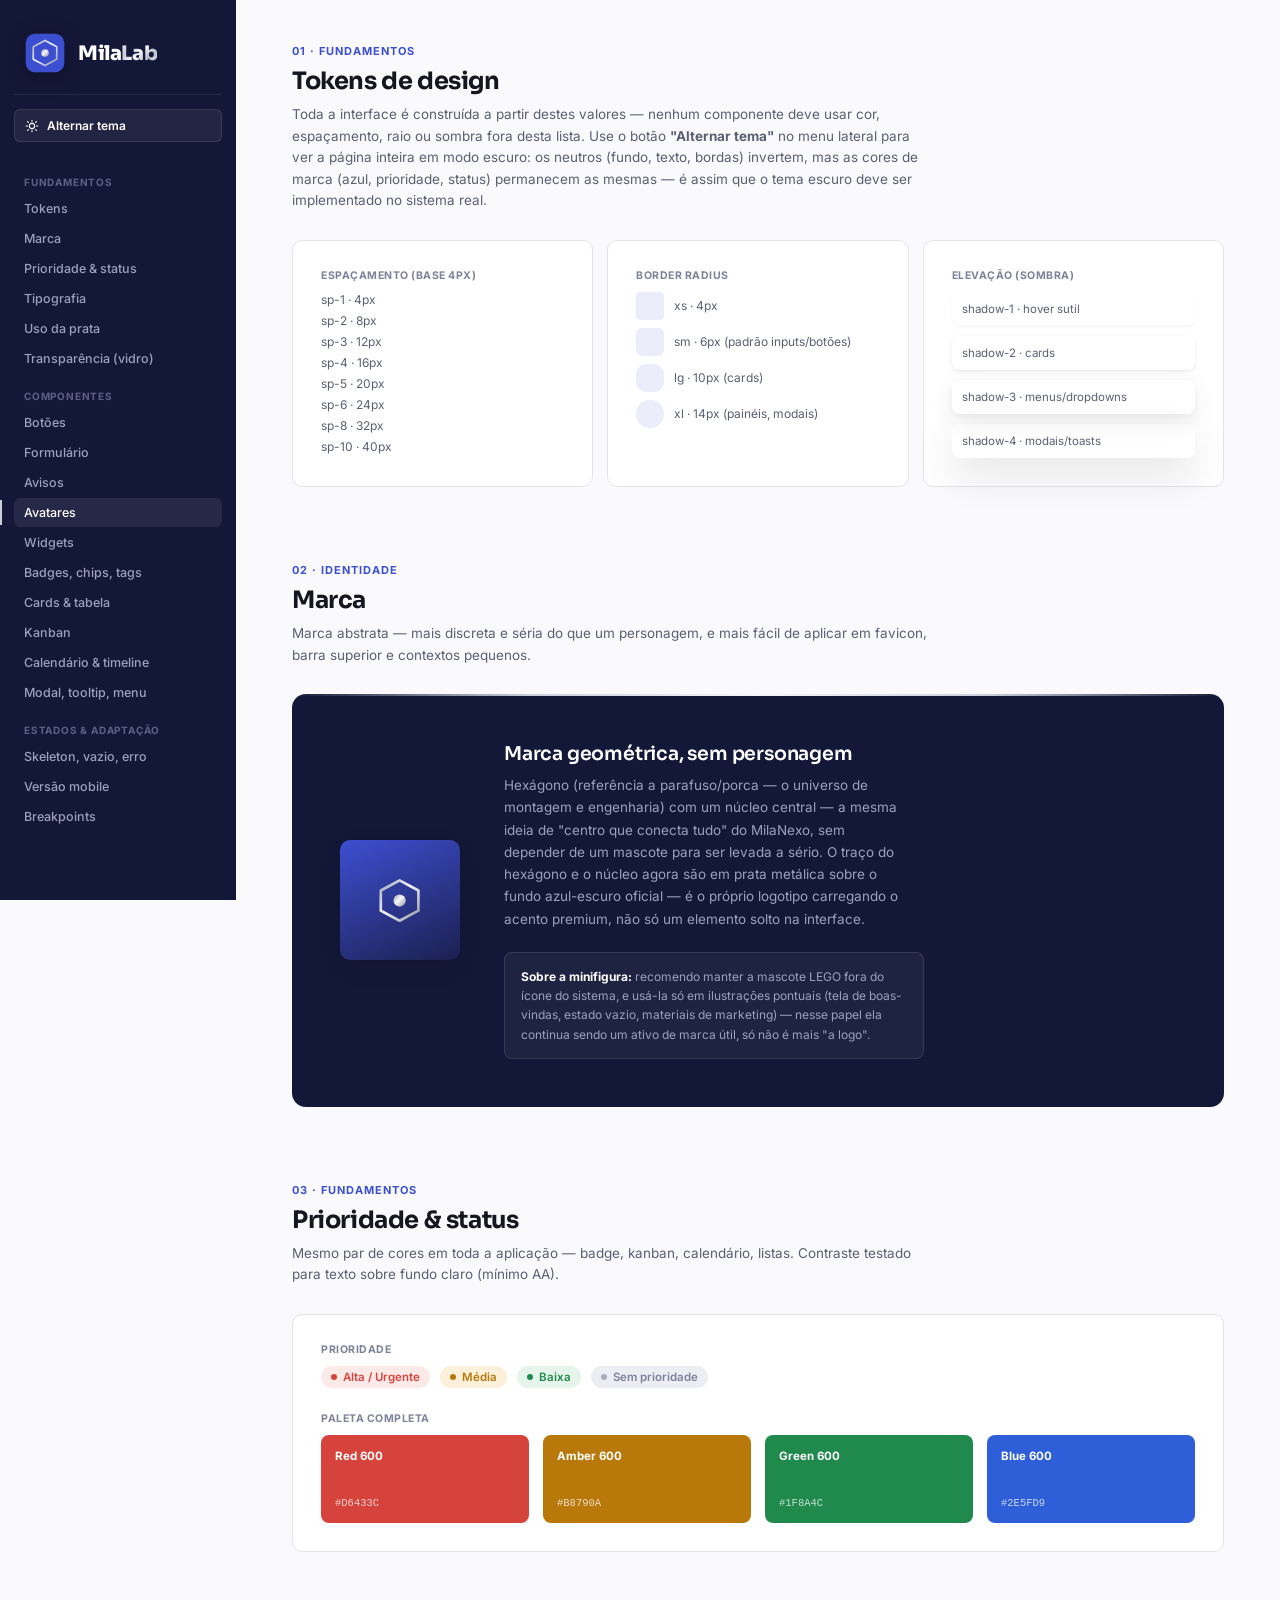
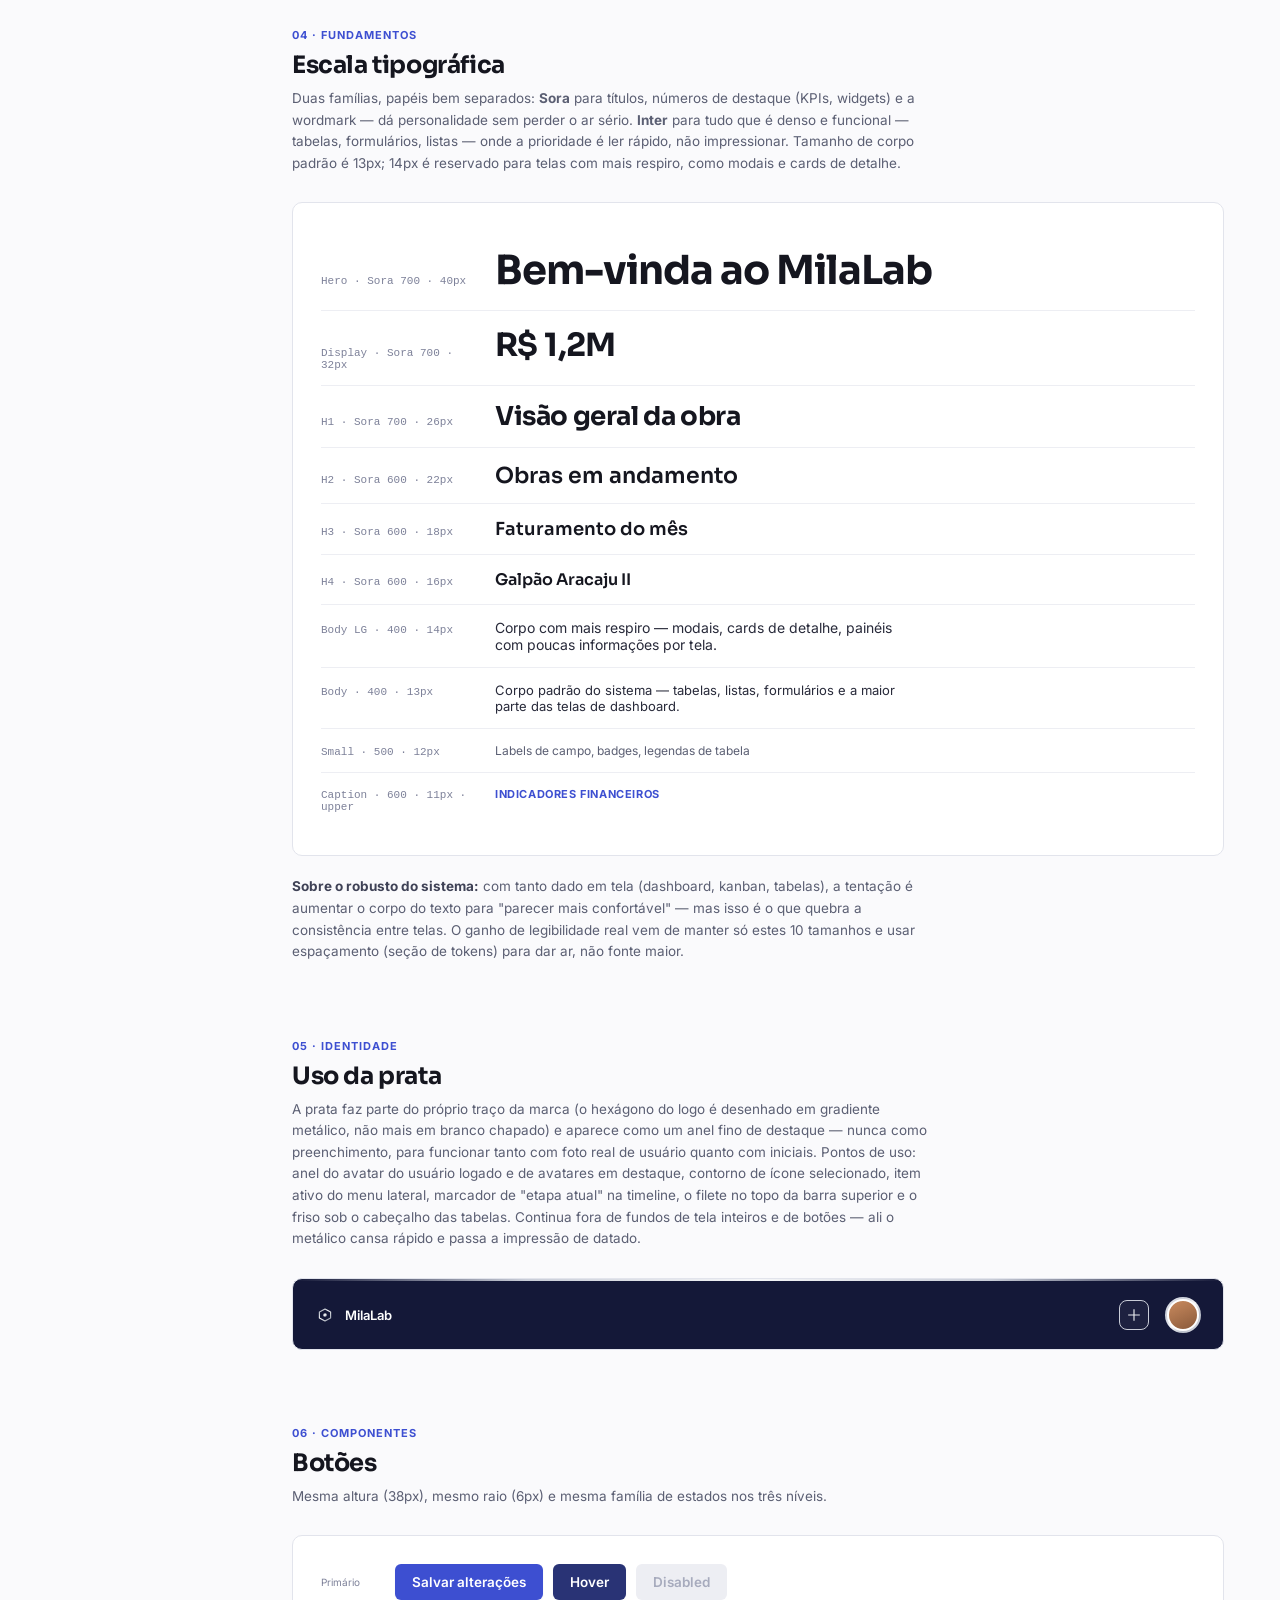
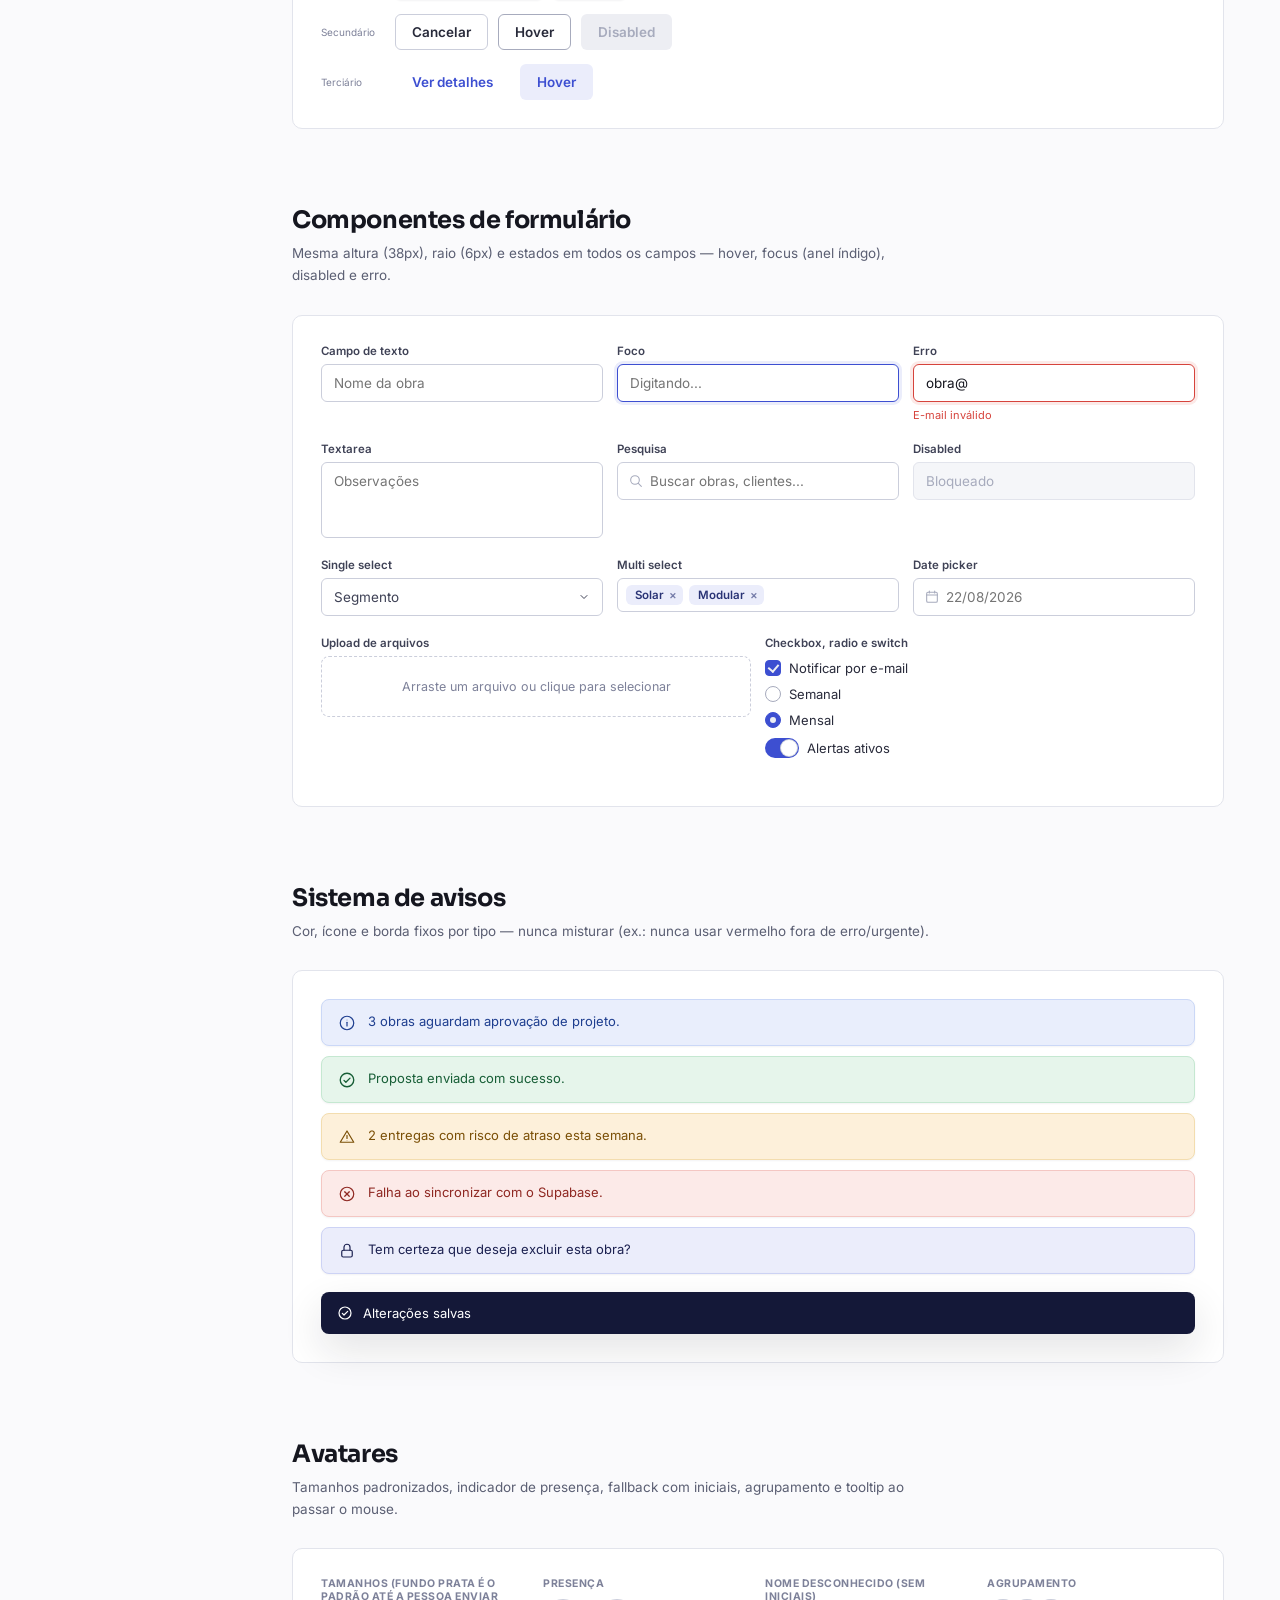
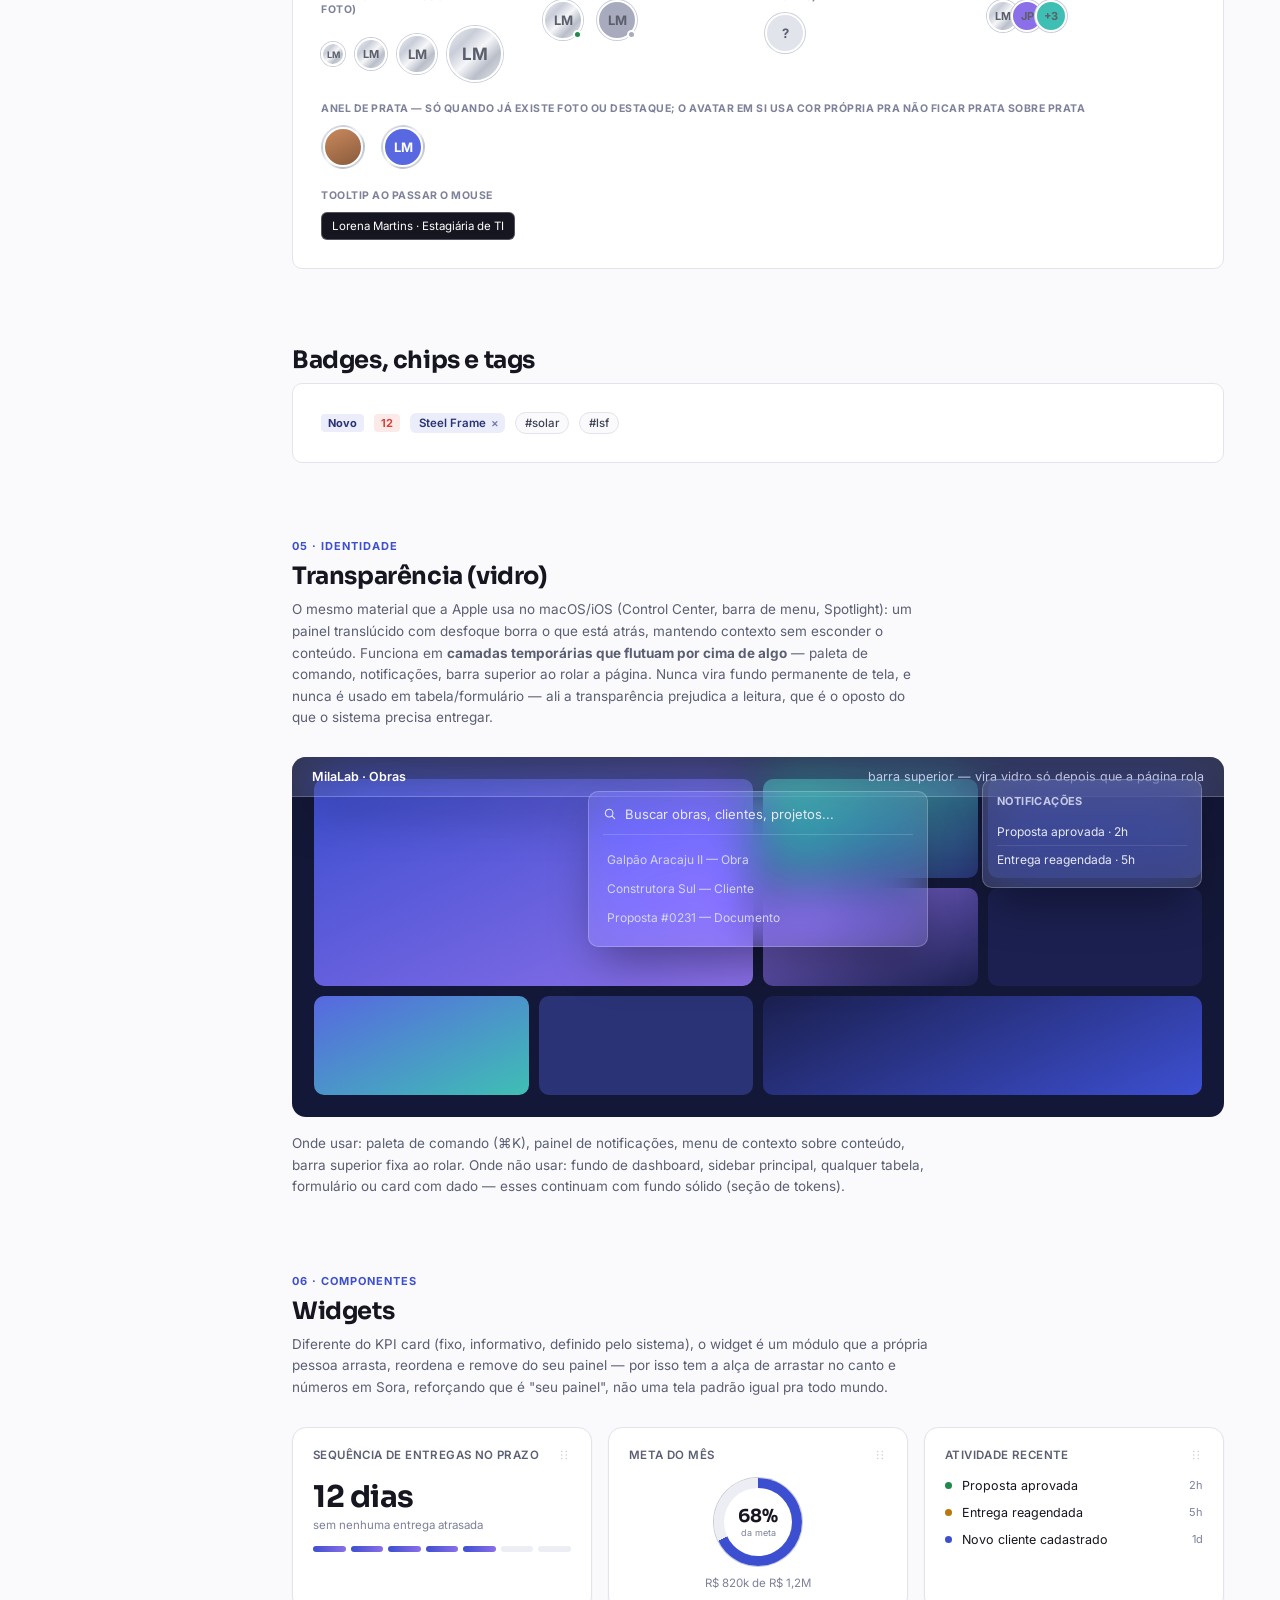
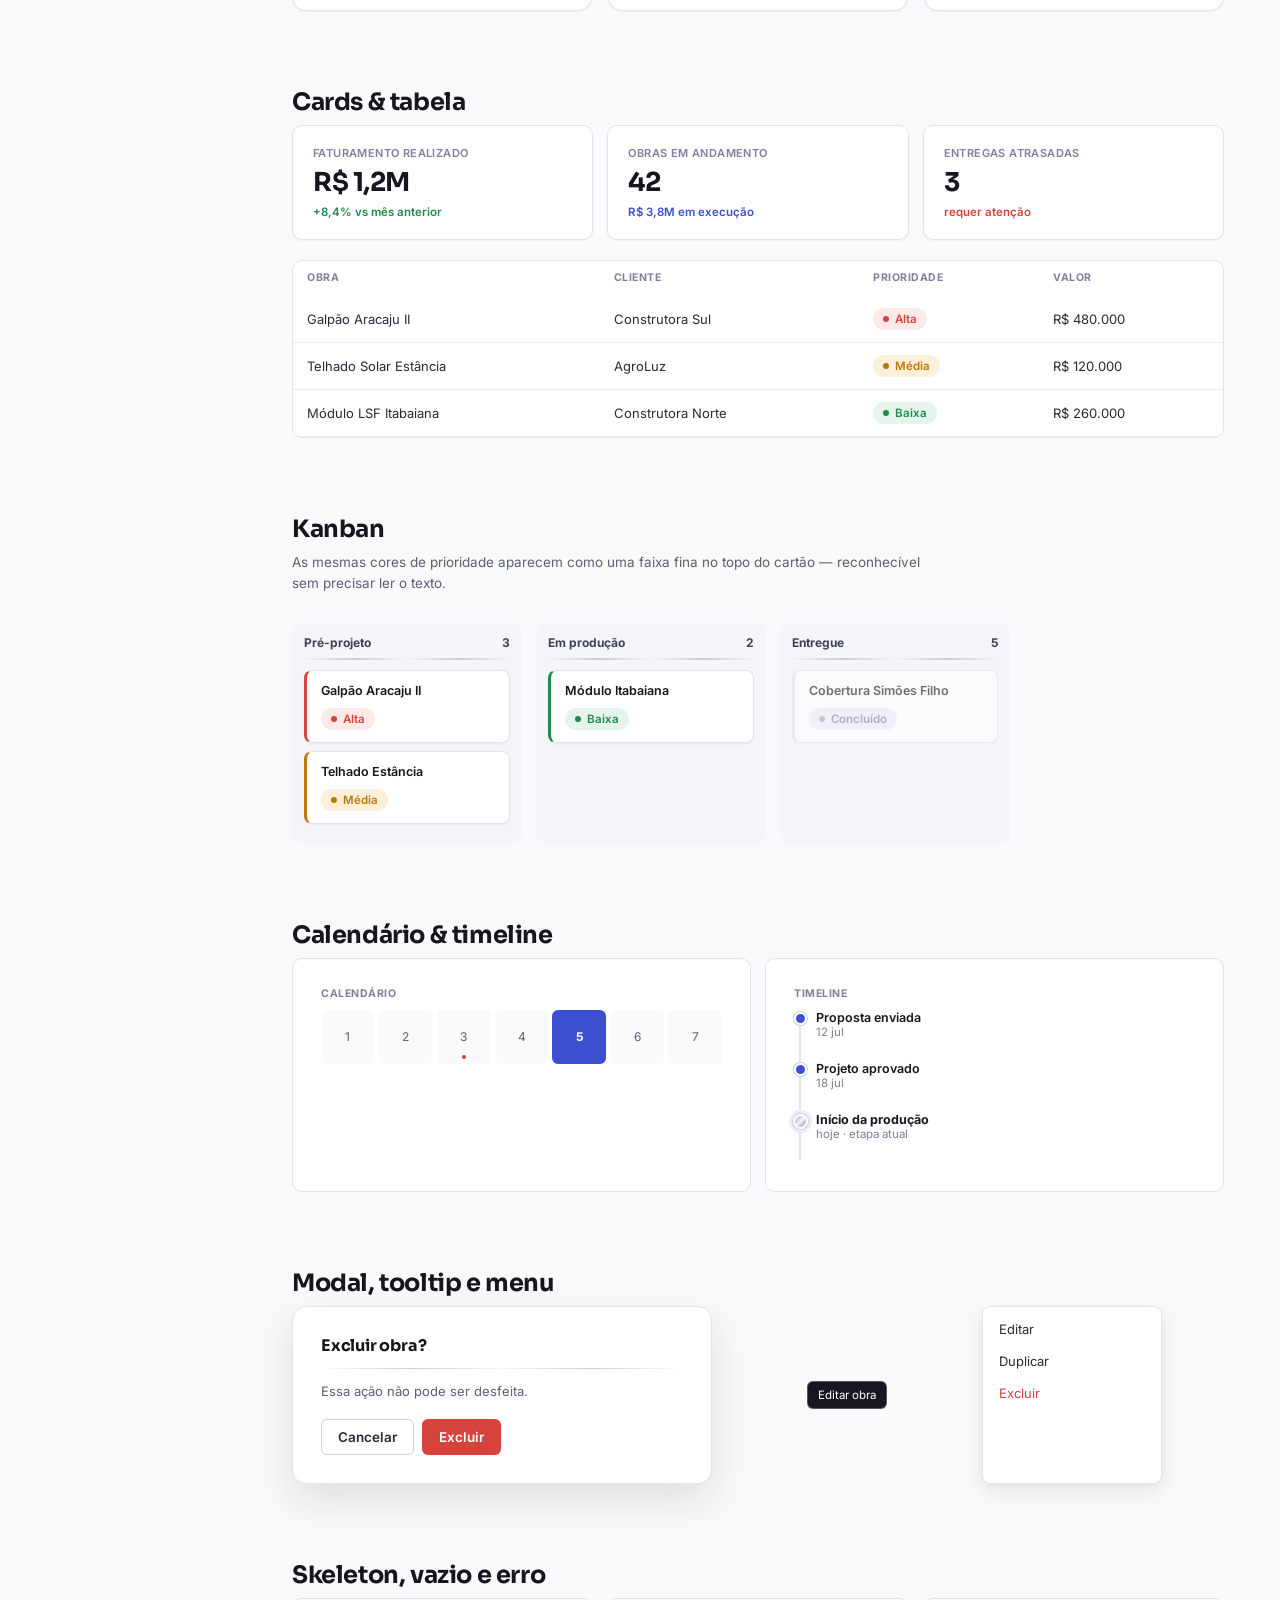
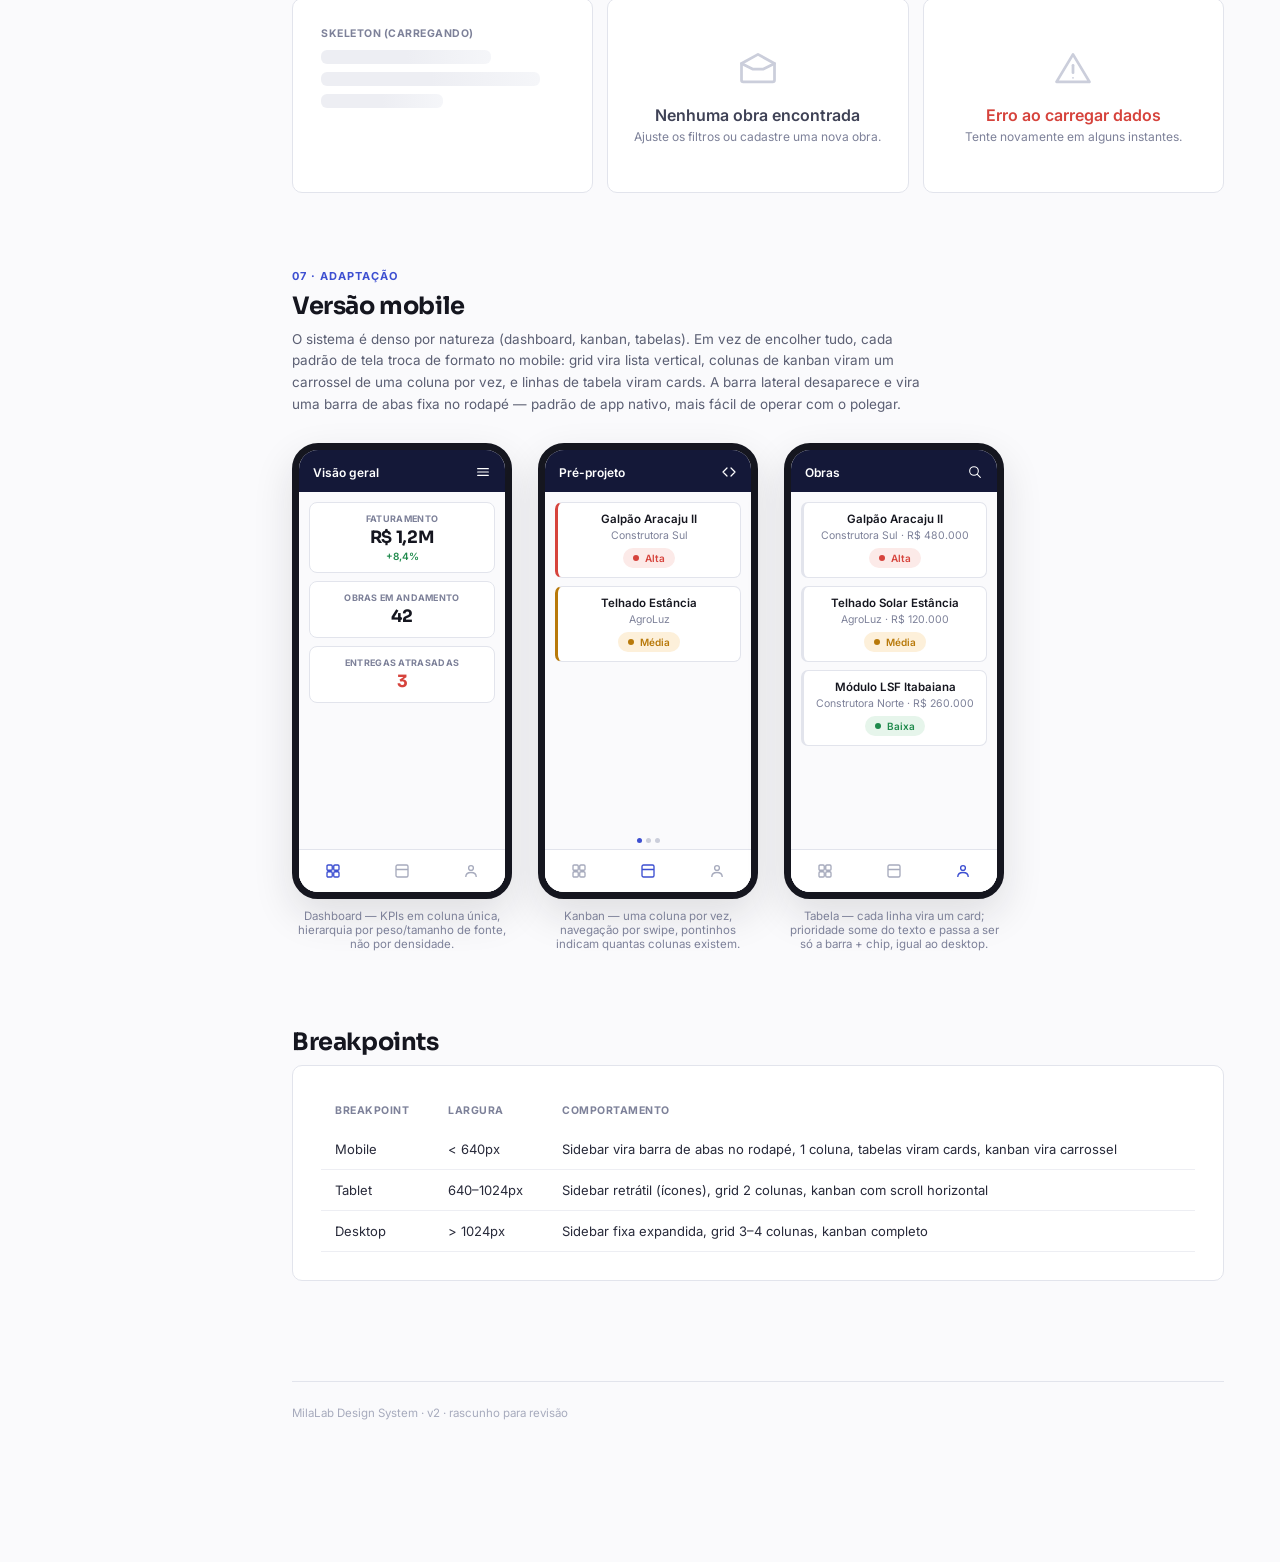
<file: MilaLab_Design_System.html>
<!DOCTYPE html>
<html lang="pt-BR">
<head>
<meta charset="UTF-8">
<title>MilaLab — Design System</title>
<style>
@import url('https://fonts.googleapis.com/css2?family=Inter:wght@400;500;600;700;800&family=Sora:wght@600;700;800&display=swap');

/* ============ TOKENS ============ */
:root{
  /* brand — azul escuro é a cor obrigatória da marca Mila; violeta/teal são só apoio de acento */
  --indigo-900:#141838; --indigo-800:#1B2050; --indigo-700:#293375; --indigo-600:#3D4FD1;
  --indigo-500:#5768E0; --indigo-100:#EBEDFB;
  --violet-500:#8B6FE8; --teal-400:#3FBFB4;

  /* silver (metallic, usar só em elementos estratégicos) */
  --silver-grad:linear-gradient(135deg,#EDEFF3 0%,#C9CDD8 28%,#F5F6F8 50%,#B9BEC9 72%,#E7E9ED 100%);
  --silver-line:linear-gradient(90deg, transparent, #C9CDD8, #F5F6F8, #C9CDD8, transparent);
  --silver-ink:#5B5F6B;

  /* neutrals */
  --gray-25:#FAFAFC; --gray-50:#F5F6F9; --gray-100:#EDEEF3; --gray-200:#E2E4EC;
  --gray-300:#CBCEDB; --gray-400:#A7ABBD; --gray-500:#7D8199; --gray-600:#5B5F73;
  --gray-700:#3F4256; --gray-800:#282A3A; --gray-900:#15161F;
  --white:#FFFFFF;

  /* status / priority */
  --red-600:#D6433C; --red-100:#FCEAE8;
  --amber-600:#B8790A; --amber-100:#FDF0DA;
  --green-600:#1F8A4C; --green-100:#E6F5EB;
  --blue-600:#2E5FD9;  --blue-100:#E9EEFC;

  /* textos/bordas dos avisos — trocam no tema escuro para manter contraste */
  --alert-info-text:#1E3E8F;    --alert-info-border:#CBD8F7;
  --alert-success-text:#175E36; --alert-success-border:#C5E8D1;
  --alert-warning-text:#7A4F06; --alert-warning-border:#F3DDAF;
  --alert-error-text:#8F2822;   --alert-error-border:#F4C7C3;
  --alert-confirm-text:#1B2050; --alert-confirm-border:#CDD3F5;
  --indigo-700-tint:#293375;

  /* elevation */
  --shadow-1:0 1px 2px rgba(21,22,31,.05);
  --shadow-2:0 2px 6px rgba(21,22,31,.06), 0 1px 2px rgba(21,22,31,.04);
  --shadow-3:0 8px 24px rgba(21,22,31,.08), 0 2px 6px rgba(21,22,31,.04);
  --shadow-4:0 16px 40px rgba(21,22,31,.12);

  /* radius */
  --r-xs:4px; --r-sm:6px; --r-md:8px; --r-lg:10px; --r-xl:14px; --r-full:999px;

  /* spacing (4px base) */
  --sp-1:4px; --sp-2:8px; --sp-3:12px; --sp-4:16px; --sp-5:20px; --sp-6:24px; --sp-8:32px; --sp-10:40px; --sp-12:48px;

  /* type — escala fixa, 10 papéis. Nenhum componente deve usar um tamanho fora desta lista. */
  --fs-caption:11px;   /* metadados, timestamps */
  --fs-small:12px;     /* labels, badges, legendas de tabela */
  --fs-body:13px;      /* corpo padrão do sistema (tabelas, listas, formulários) */
  --fs-body-lg:14px;   /* corpo em telas com mais espaço (cards, modais) */
  --fs-h4:16px;        /* título de card / subseção */
  --fs-h3:18px;        /* título de painel */
  --fs-h2:22px;        /* título de página secundária */
  --fs-h1:26px;        /* título de página principal */
  --fs-display:32px;   /* números grandes de KPI */
  --fs-hero:40px;       /* uso raro — telas de destaque/onboarding */
}


/* ============ DARK THEME ============ */
[data-theme="dark"]{
  --white:#1C1E2C;
  --gray-25:#12131C; --gray-50:#181A26; --gray-100:#1E2030; --gray-200:#2A2C40;
  --gray-300:#3B3E58; --gray-400:#6B6F94; --gray-500:#8C90B8; --gray-600:#AAADCC;
  --gray-700:#C6C8E0; --gray-800:#DEDFEE; --gray-900:#F4F4FA;
  --indigo-100:rgba(61,79,209,.20);
  --red-100:rgba(214,67,60,.18);
  --amber-100:rgba(184,121,10,.20);
  --green-100:rgba(31,138,76,.20);
  --blue-100:rgba(46,95,217,.20);

  --alert-info-text:#AFC6FB;    --alert-info-border:rgba(46,95,217,.35);
  --alert-success-text:#8FE3B4; --alert-success-border:rgba(31,138,76,.35);
  --alert-warning-text:#F3C978; --alert-warning-border:rgba(184,121,10,.4);
  --alert-error-text:#F5A39D;   --alert-error-border:rgba(214,67,60,.4);
  --alert-confirm-text:#C3C9F7; --alert-confirm-border:rgba(139,111,232,.4);
  --indigo-700-tint:#B6BEF2;
}
[data-theme="dark"] body{background:var(--gray-25);}
[data-theme="dark"] .panel, [data-theme="dark"] .kpi-card, [data-theme="dark"] .modal-mock,
[data-theme="dark"] .menu-mock, [data-theme="dark"] .kanban-card, [data-theme="dark"] .phone .pkpi,
[data-theme="dark"] .phone .prow-card{box-shadow:0 1px 2px rgba(0,0,0,.4);}
[data-theme="dark"] .cal .d.active{color:white;}
[data-theme="dark"] .theme-toggle svg.sun{display:none;}
[data-theme="dark"] .theme-toggle svg.moon{display:block;}

*{box-sizing:border-box;}
body{margin:0;font-family:'Inter',sans-serif;color:var(--gray-900);background:var(--gray-25);font-size:var(--fs-base);-webkit-font-smoothing:antialiased;}
h1,h2,h3,h4{margin:0;letter-spacing:-.2px;font-weight:700;font-family:'Sora',sans-serif;}
p{margin:0;}
code{font-family:'SF Mono',Consolas,monospace;font-size:11.5px;}

/* layout */
.shell{display:flex;min-height:100vh;}
.nav{
  width:236px;flex-shrink:0;background:var(--indigo-900);color:#B7BBD6;
  padding:22px 14px;position:sticky;top:0;height:100vh;overflow-y:auto;
}
.nav .brand{display:flex;align-items:center;gap:12px;padding:10px 10px 20px;margin-bottom:14px;border-bottom:1px solid rgba(255,255,255,.08);}
.nav .brand-mark{width:42px;height:42px;flex-shrink:0;filter:drop-shadow(0 4px 10px rgba(0,0,0,.35));}
.nav .brand-word{font-size:20px;font-weight:800;color:white;letter-spacing:-.4px;font-family:'Sora',sans-serif;}
.nav .brand-word span{
  background:var(--silver-grad);-webkit-background-clip:text;background-clip:text;color:transparent;
}
.nav a{
  display:block;color:#9CA0C0;text-decoration:none;font-size:12.5px;font-weight:500;
  padding:7px 10px;border-radius:var(--r-sm);margin-bottom:1px;
}
.nav a:hover{background:rgba(255,255,255,.06);color:white;}
.nav a.active{background:rgba(255,255,255,.07);color:white;position:relative;}
.nav a.active::before{content:"";position:absolute;left:-14px;top:2px;bottom:2px;width:2px;background:var(--silver-line);}
.nav .group-label{font-size:10px;text-transform:uppercase;letter-spacing:.8px;color:#5D6183;padding:16px 10px 6px;font-weight:700;}
.theme-toggle{
  display:flex;align-items:center;gap:8px;width:100%;background:rgba(255,255,255,.06);
  border:1px solid rgba(255,255,255,.1);border-radius:var(--r-sm);color:white;font-size:12px;font-weight:600;
  padding:8px 10px;cursor:pointer;margin-bottom:18px;font-family:'Inter';
}
.theme-toggle:hover{background:rgba(255,255,255,.1);}
.theme-toggle svg{width:14px;height:14px;flex-shrink:0;}
.theme-toggle svg.moon{display:none;}

.main{flex:1;padding:44px 56px 140px;max-width:1180px;}
section{margin-bottom:76px;}
.s-eyebrow{font-size:11px;font-weight:700;letter-spacing:1px;text-transform:uppercase;color:var(--indigo-600);margin-bottom:8px;}
.s-title{font-size:24px;font-weight:700;letter-spacing:-.4px;margin-bottom:8px;font-family:'Sora',sans-serif;}
.s-desc{font-size:13.5px;color:var(--gray-600);max-width:640px;line-height:1.6;margin-bottom:28px;}
.panel{background:var(--white);border:1px solid var(--gray-200);border-radius:var(--r-lg);padding:28px;}
.grid-3{display:grid;grid-template-columns:repeat(3,1fr);gap:14px;}
.grid-4{display:grid;grid-template-columns:repeat(4,1fr);gap:14px;}
.grid-2{display:grid;grid-template-columns:repeat(2,1fr);gap:14px;}
.row-label{font-size:10.5px;font-weight:700;text-transform:uppercase;letter-spacing:.5px;color:var(--gray-500);margin-bottom:10px;}

/* ============ BRAND MARK ============ */
.brand-hero{background:var(--indigo-900);border-radius:var(--r-xl);padding:48px;display:flex;align-items:center;gap:44px;position:relative;overflow:hidden;}
.brand-hero::after{content:"";position:absolute;top:0;left:0;right:0;height:2px;background:var(--silver-line);}
.mark-badge{width:120px;height:120px;border-radius:var(--r-lg);background:linear-gradient(155deg,var(--indigo-600),var(--indigo-800));display:flex;align-items:center;justify-content:center;box-shadow:var(--shadow-3);flex-shrink:0;}
.mark-badge svg{width:56%;height:56%;}
.brand-hero-text p{color:#9CA0C0;font-size:13.5px;max-width:400px;line-height:1.65;margin-top:8px;}
.brand-hero-text h3{color:white;font-size:19px;font-weight:600;}
.mascot-note{margin-top:22px;background:rgba(255,255,255,.05);border:1px solid rgba(255,255,255,.1);border-radius:var(--r-md);padding:14px 16px;font-size:12px;color:#9CA0C0;max-width:420px;line-height:1.6;}
.mascot-note b{color:white;}

/* ============ PRIORITY / STATUS ============ */
.pri-chip{display:inline-flex;align-items:center;gap:6px;padding:4px 10px;border-radius:var(--r-full);font-size:11.5px;font-weight:600;}
.pri-dot{width:6px;height:6px;border-radius:50%;}
.pri-high{background:var(--red-100);color:var(--red-600);}
.pri-high .pri-dot{background:var(--red-600);}
.pri-med{background:var(--amber-100);color:var(--amber-600);}
.pri-med .pri-dot{background:var(--amber-600);}
.pri-low{background:var(--green-100);color:var(--green-600);}
.pri-low .pri-dot{background:var(--green-600);}
.pri-none{background:var(--gray-100);color:var(--gray-500);}
.pri-none .pri-dot{background:var(--gray-400);}

.swatch{border-radius:var(--r-md);padding:14px;height:88px;display:flex;flex-direction:column;justify-content:space-between;}
.swatch .sname{font-size:11.5px;font-weight:700;}
.swatch .shex{font-size:10.5px;font-family:monospace;opacity:.75;}

/* ============ TYPE ============ */
.type-row{display:flex;align-items:baseline;gap:24px;padding:14px 0;border-bottom:1px solid var(--gray-100);}
.type-row:last-child{border:none;}
.type-row .tlabel{width:150px;flex-shrink:0;font-size:11px;color:var(--gray-500);font-family:monospace;}

/* ============ BUTTONS ============ */
.btn{
  font-family:'Inter';font-weight:600;font-size:13.5px;border-radius:var(--r-sm);
  padding:9px 16px;border:1px solid transparent;cursor:pointer;transition:all .12s ease;
  display:inline-flex;align-items:center;gap:6px;
}
.btn-primary{background:var(--indigo-600);color:white;box-shadow:var(--shadow-1);}
.btn-primary:hover{background:var(--indigo-700);}
.btn-secondary{background:var(--white);color:var(--gray-800);border-color:var(--gray-300);}
.btn-secondary:hover{border-color:var(--gray-400);background:var(--gray-25);}
.btn-tertiary{background:transparent;color:var(--indigo-600);}
.btn-tertiary:hover{background:var(--indigo-100);}
.btn-disabled{background:var(--gray-100);color:var(--gray-400);cursor:not-allowed;}
.state-row{display:flex;gap:10px;align-items:center;flex-wrap:wrap;}
.state-tag{font-size:10px;color:var(--gray-500);width:64px;flex-shrink:0;}

/* ============ INPUTS ============ */
.field{display:flex;flex-direction:column;gap:6px;}
.field label{font-size:11.5px;font-weight:600;color:var(--gray-700);}
.field .hint{font-size:11px;color:var(--gray-500);}
.field .err{font-size:11px;color:var(--red-600);}
.input{
  height:38px;border-radius:var(--r-sm);border:1px solid var(--gray-300);background:var(--white);
  padding:0 12px;font-size:13.5px;font-family:'Inter';color:var(--gray-900);width:100%;
  transition:border-color .12s, box-shadow .12s;
}
.input:hover{border-color:var(--gray-400);}
.input:focus{outline:none;border-color:var(--indigo-600);box-shadow:0 0 0 3px var(--indigo-100);}
.input.disabled{background:var(--gray-50);color:var(--gray-400);border-color:var(--gray-200);}
.input-icon{position:relative;}
.input-icon svg{position:absolute;left:11px;top:50%;transform:translateY(-50%);width:16px;height:16px;color:var(--gray-400);pointer-events:none;}
.input.error{border-color:var(--red-600);box-shadow:0 0 0 3px var(--red-100);}
textarea.input{height:76px;padding:10px 12px;resize:none;}
.select-input{position:relative;}
.select-input .input{display:flex;align-items:center;justify-content:space-between;color:var(--gray-700);cursor:pointer;}
.chip-tag{display:inline-flex;align-items:center;gap:5px;background:var(--indigo-100);color:var(--indigo-700-tint);font-size:11.5px;font-weight:600;border-radius:var(--r-sm);padding:3px 6px 3px 9px;}
.chip-tag .x{cursor:pointer;opacity:.6;}
.checkbox,.radio{width:16px;height:16px;border:1.5px solid var(--gray-400);flex-shrink:0;}
.checkbox{border-radius:4px;}
.radio{border-radius:50%;}
.checkbox.checked, .radio.checked{background:var(--indigo-600);border-color:var(--indigo-600);position:relative;}
.checkbox.checked::after{content:"";position:absolute;left:4px;top:1px;width:5px;height:8px;border:solid #EDEFF3;border-width:0 2px 2px 0;transform:rotate(40deg);}
.radio.checked::after{content:"";position:absolute;top:4px;left:4px;width:6px;height:6px;border-radius:50%;background:#EDEFF3;}
.opt-row{display:flex;align-items:center;gap:8px;font-size:13px;color:var(--gray-800);}
.switch{width:34px;height:20px;border-radius:var(--r-full);background:var(--gray-300);position:relative;flex-shrink:0;}
.switch .knob{width:16px;height:16px;border-radius:50%;background:#FFFFFF;position:absolute;top:2px;left:2px;box-shadow:var(--shadow-1);}
.switch.on{background:var(--indigo-600);}
.switch.on .knob{left:16px;box-shadow:0 0 0 1px #C9CDD8, var(--shadow-1);}
.upload-box{border:1.5px dashed var(--gray-300);border-radius:var(--r-md);padding:22px;text-align:center;color:var(--gray-500);font-size:12.5px;}

/* ============ ALERTS ============ */
.alert{display:flex;gap:12px;padding:13px 16px;border-radius:var(--r-md);border:1px solid;font-size:13px;align-items:flex-start;box-shadow:var(--shadow-1);}
.alert .ic{width:18px;height:18px;flex-shrink:0;margin-top:1px;}
.alert-info{background:var(--blue-100);border-color:var(--alert-info-border);color:var(--alert-info-text);}
.alert-success{background:var(--green-100);border-color:var(--alert-success-border);color:var(--alert-success-text);}
.alert-warning{background:var(--amber-100);border-color:var(--alert-warning-border);color:var(--alert-warning-text);}
.alert-error{background:var(--red-100);border-color:var(--alert-error-border);color:var(--alert-error-text);}
.alert-confirm{background:var(--indigo-100);border-color:var(--alert-confirm-border);color:var(--alert-confirm-text);}
.toast{position:relative;background:var(--indigo-900);color:white;border-radius:var(--r-md);padding:13px 16px;font-size:13px;box-shadow:var(--shadow-4);display:flex;gap:10px;align-items:center;}

/* ============ AVATARS ============ */
.avatar{border-radius:50%;background:var(--silver-grad);color:var(--silver-ink);display:flex;align-items:center;justify-content:center;font-weight:700;flex-shrink:0;position:relative;border:2px solid var(--white);box-shadow:0 0 0 1px var(--gray-300);}
.avatar.sz-24{width:24px;height:24px;font-size:9px;}
.avatar.sz-32{width:32px;height:32px;font-size:11px;}
.avatar.sz-40{width:40px;height:40px;font-size:13px;}
.avatar.sz-56{width:56px;height:56px;font-size:17px;}
.status-dot{width:9px;height:9px;border-radius:50%;position:absolute;bottom:-1px;right:-1px;border:2px solid white;}
.status-dot.online{background:var(--green-600);}
.status-dot.offline{background:var(--gray-400);}
.avatar-stack{display:flex;}
.avatar-stack .avatar{margin-left:-8px;}
.avatar-stack .avatar:first-child{margin-left:0;}
.avatar-ring{display:inline-flex;padding:2px;border-radius:50%;background:var(--silver-grad);flex-shrink:0;}
.avatar-ring .avatar{border:2px solid var(--white);box-shadow:none;margin-left:0;}
.avatar.photo{background:linear-gradient(155deg,#C98A5E,#8A5A3B);}

/* ============ BADGES/CHIPS/TAGS ============ */
.badge{font-size:11px;font-weight:700;padding:2px 7px;border-radius:var(--r-xs);}
.tag{font-size:11.5px;font-weight:500;padding:3px 9px;border-radius:var(--r-full);border:1px solid var(--gray-200);color:var(--gray-700);background:var(--gray-25);}

/* ============ CARDS / TABLE / KANBAN ============ */
.kpi-card{background:var(--white);border:1px solid var(--gray-200);border-radius:var(--r-lg);padding:20px;box-shadow:var(--shadow-1);}
.kpi-card .lbl{font-size:11px;color:var(--gray-500);font-weight:600;text-transform:uppercase;letter-spacing:.4px;}
.kpi-card .val{font-size:26px;font-weight:700;letter-spacing:-.5px;margin-top:6px;font-family:'Sora',sans-serif;}
.kpi-card .delta{font-size:11.5px;color:var(--green-600);font-weight:600;margin-top:6px;}

table.dt{width:100%;border-collapse:collapse;font-size:13px;}
table.dt th{text-align:left;font-size:10.5px;text-transform:uppercase;letter-spacing:.5px;color:var(--gray-500);padding:10px 14px;border-bottom:2px solid transparent;border-image:var(--silver-line) 1;font-weight:700;}
table.dt td{padding:12px 14px;border-bottom:1px solid var(--gray-100);color:var(--gray-800);}
table.dt tr:hover td{background:var(--gray-25);}

.kanban-col{background:var(--gray-50);border-radius:var(--r-lg);padding:12px;width:230px;flex-shrink:0;}
.kanban-col .colhead{font-size:12px;font-weight:700;color:var(--gray-700);margin-bottom:10px;padding-bottom:8px;border-bottom:2px solid transparent;border-image:var(--silver-line) 1;display:flex;justify-content:space-between;}
.kanban-card{background:var(--white);border:1px solid var(--gray-200);border-left:3px solid var(--gray-200);border-radius:var(--r-md);padding:12px 14px;margin-bottom:8px;box-shadow:var(--shadow-1);transition:box-shadow .12s,border-color .12s;}
.kanban-card:hover{box-shadow:var(--shadow-2);}
.kanban-card .kt{font-size:12.5px;font-weight:600;margin-bottom:8px;}
.kanban-row{display:flex;gap:14px;overflow-x:auto;}

/* ============ CALENDAR / TIMELINE ============ */
.cal{display:grid;grid-template-columns:repeat(7,1fr);gap:4px;}
.cal .d{aspect-ratio:1;border-radius:var(--r-sm);display:flex;align-items:center;justify-content:center;font-size:12px;color:var(--gray-600);background:var(--gray-25);}
.cal .d.active{background:var(--indigo-600);color:white;font-weight:700;}
.cal .d.has-event{position:relative;}
.cal .d.has-event::after{content:"";width:4px;height:4px;border-radius:50%;background:var(--red-600);position:absolute;bottom:5px;}

.timeline{position:relative;padding-left:22px;}
.timeline::before{content:"";position:absolute;left:5px;top:4px;bottom:4px;width:1.5px;background:var(--gray-200);}
.tl-item{position:relative;padding-bottom:22px;}
.tl-item::before{content:"";position:absolute;left:-22px;top:2px;width:9px;height:9px;border-radius:50%;background:var(--indigo-600);border:2px solid var(--white);box-shadow:0 0 0 1px var(--gray-300);}
.tl-item.current::before{background:var(--silver-grad);width:11px;height:11px;left:-23px;box-shadow:0 0 0 1px #C9CDD8,0 0 0 4px var(--indigo-100);}
.tl-item.current .tt{font-weight:700;}
.tl-item .tt{font-size:12.5px;font-weight:600;}
.tl-item .td{font-size:11.5px;color:var(--gray-500);}

/* ============ MODAL / TOOLTIP / MENU ============ */
.modal-mock{background:var(--white);border-radius:var(--r-xl);box-shadow:var(--shadow-4);border:1px solid var(--gray-200);width:420px;padding:28px;}
.modal-mock h4{font-size:16px;margin-bottom:8px;}
.modal-mock p{font-size:13px;color:var(--gray-600);margin-bottom:20px;}
.tooltip-mock{background:var(--gray-900);color:white;font-size:11.5px;padding:6px 10px;border-radius:var(--r-sm);display:inline-block;position:relative;border:1px solid rgba(201,205,216,.35);}
.menu-mock{background:var(--white);border:1px solid var(--gray-200);border-radius:var(--r-md);box-shadow:var(--shadow-3);width:180px;padding:6px;}
.menu-mock .mi{font-size:13px;padding:8px 10px;border-radius:var(--r-sm);color:var(--gray-800);}
.menu-mock .mi:hover{background:var(--gray-50);box-shadow:inset 2px 0 0 #C9CDD8;}

/* ============ SKELETON / EMPTY / ERROR ============ */
.sk{background:linear-gradient(90deg,var(--gray-100) 25%,var(--gray-50) 50%,var(--gray-100) 75%);background-size:200% 100%;animation:sk 1.4s ease-in-out infinite;border-radius:var(--r-sm);}
@keyframes sk{0%{background-position:200% 0;}100%{background-position:-200% 0;}}
.empty-state{text-align:center;padding:48px 20px;color:var(--gray-500);}
.empty-state .ic{width:44px;height:44px;margin:0 auto 14px;color:var(--gray-300);}

footer.dsfoot{margin-top:100px;padding-top:24px;border-top:1px solid var(--gray-200);font-size:11.5px;color:var(--gray-400);}

/* ============ GLASS / TRANSPARENCY ============ */
.glass-demo{position:relative;height:360px;border-radius:var(--r-xl);overflow:hidden;background:var(--indigo-900);}
.glass-demo .backdrop{position:absolute;inset:0;padding:22px;display:grid;grid-template-columns:repeat(4,1fr);grid-template-rows:repeat(3,1fr);gap:10px;}
.glass-demo .bblock{border-radius:10px;}
.glass-panel{position:absolute;background:rgba(255,255,255,.12);backdrop-filter:blur(24px) saturate(1.4);-webkit-backdrop-filter:blur(24px) saturate(1.4);border:1px solid rgba(255,255,255,.22);border-radius:var(--r-lg);box-shadow:0 24px 48px -12px rgba(0,0,0,.4);color:white;}
.glass-cmd{top:34px;left:50%;transform:translateX(-50%);width:340px;padding:14px;}
.glass-cmd .gsearch{display:flex;align-items:center;gap:8px;font-size:13px;color:#E7E9F5;padding-bottom:12px;border-bottom:1px solid rgba(255,255,255,.16);margin-bottom:10px;}
.glass-cmd .gitem{font-size:12px;color:#D2D5EE;padding:7px 4px;border-radius:6px;}
.glass-cmd .gitem:hover{background:rgba(255,255,255,.08);}
.glass-notif{top:22px;right:22px;width:220px;padding:14px;}
.glass-notif .gt{font-size:11px;font-weight:700;text-transform:uppercase;letter-spacing:.4px;color:#C7CAE6;margin-bottom:10px;}
.glass-notif .gi{font-size:12px;color:#E7E9F5;padding:6px 0;border-bottom:1px solid rgba(255,255,255,.1);}
.glass-notif .gi:last-child{border:none;}
.glass-topbar{top:0;left:0;right:0;width:auto;border-radius:0;padding:12px 20px;display:flex;justify-content:space-between;align-items:center;font-size:12.5px;font-weight:600;border-left:none;border-right:none;border-top:none;}

/* ============ WIDGETS ============ */
.widget-grid{display:grid;grid-template-columns:repeat(3,1fr);gap:16px;}
.widget{background:var(--white);border:1px solid var(--gray-200);border-radius:var(--r-xl);padding:20px;box-shadow:var(--shadow-1);}
.widget .whead{display:flex;justify-content:space-between;align-items:center;margin-bottom:16px;}
.widget .wtitle{font-size:11.5px;font-weight:600;color:var(--gray-600);text-transform:uppercase;letter-spacing:.4px;}
.widget .wdrag{color:var(--gray-300);cursor:grab;}
.widget .wval{font-family:'Sora',sans-serif;font-weight:700;font-size:30px;letter-spacing:-.5px;color:var(--gray-900);}
.widget .wsub{font-size:11.5px;color:var(--gray-500);margin-top:2px;}
.streak-row{display:flex;gap:5px;margin-top:14px;}
.streak-row span{flex:1;height:6px;border-radius:3px;background:var(--gray-100);}
.streak-row span.on{background:linear-gradient(90deg,var(--indigo-600),var(--violet-500));}
.ring{width:88px;height:88px;border-radius:50%;display:flex;align-items:center;justify-content:center;margin:0 auto;box-shadow:0 0 0 1px #C9CDD8;}
.ring .ring-inner{width:68px;height:68px;border-radius:50%;background:var(--white);display:flex;flex-direction:column;align-items:center;justify-content:center;}
.ring .ring-inner .n{font-family:'Sora';font-weight:700;font-size:18px;}
.ring .ring-inner .l{font-size:9px;color:var(--gray-500);}
.wlist{display:flex;flex-direction:column;gap:12px;}
.wlist .wi{display:flex;align-items:center;gap:10px;font-size:12.5px;}
.wlist .wi .dot{width:7px;height:7px;border-radius:50%;flex-shrink:0;}
.wlist .wi .t2{color:var(--gray-500);font-size:11px;margin-left:auto;}

/* ============ MOBILE ============ */
.phone-row{display:flex;gap:26px;flex-wrap:wrap;}
.phone-wrap{text-align:center;}
.phone-wrap .pcaption{font-size:11.5px;color:var(--gray-500);margin-top:10px;max-width:220px;}
.phone{width:220px;border-radius:26px;border:7px solid var(--gray-900);background:var(--white);overflow:hidden;box-shadow:var(--shadow-4);}
.phone .ptop{background:var(--indigo-900);color:white;padding:14px 14px 12px;font-size:12px;font-weight:600;display:flex;justify-content:space-between;align-items:center;}
.phone .pscreen{background:var(--gray-25);min-height:400px;display:flex;flex-direction:column;}
.phone .pbody{padding:10px;display:flex;flex-direction:column;gap:8px;flex:1;overflow:hidden;}
.phone .pkpi{background:var(--white);border:1px solid var(--gray-200);border-radius:8px;padding:10px;}
.phone .pkpi .lbl{font-size:9px;color:var(--gray-500);font-weight:700;text-transform:uppercase;letter-spacing:.3px;}
.phone .pkpi .val{font-size:17px;font-weight:700;margin-top:3px;letter-spacing:-.3px;font-family:'Sora',sans-serif;}
.phone .pkpi .delta{font-size:10px;color:var(--green-600);font-weight:600;margin-top:2px;}
.phone .prow-card{background:var(--white);border:1px solid var(--gray-200);border-left:3px solid var(--gray-200);border-radius:7px;padding:9px 10px;font-size:11.5px;}
.phone .prow-card .t1{font-weight:600;margin-bottom:3px;}
.phone .prow-card .t2{color:var(--gray-500);font-size:10.5px;margin-bottom:6px;}
.phone .dots{display:flex;justify-content:center;gap:4px;padding:6px 0;}
.phone .dots span{width:5px;height:5px;border-radius:50%;background:var(--gray-300);}
.phone .dots span.on{background:var(--indigo-600);}
.phone .ptabbar{display:flex;justify-content:space-around;padding:12px 0;border-top:1px solid var(--gray-200);background:var(--white);}
.phone .pticon{width:18px;height:18px;color:var(--gray-400);}
.phone .pticon.active{color:var(--indigo-600);}
</style>
</head>
<body>
<div class="shell">

<nav class="nav">
  <div class="brand">
    <svg class="brand-mark" viewBox="0 0 100 100"><defs><linearGradient id="silverStroke" x1="0" y1="0" x2="1" y2="1"><stop offset="0%" stop-color="#9DA3B0"/><stop offset="45%" stop-color="#F5F6F8"/><stop offset="100%" stop-color="#8E94A3"/></linearGradient></defs><rect x="4" y="4" width="92" height="92" rx="22" fill="#3D4FD1"/><path d="M50 20 L78 35 V65 L50 80 L22 65 V35 Z" fill="none" stroke="url(#silverStroke)" stroke-width="4" stroke-linejoin="round"/><circle cx="50" cy="50" r="9" fill="url(#silverStroke)"/></svg>
    <div class="brand-word">Mila<span>Lab</span></div>
  </div>
  <button class="theme-toggle" onclick="document.documentElement.setAttribute('data-theme', document.documentElement.getAttribute('data-theme')==='dark' ? 'light' : 'dark')">
    <svg class="sun" viewBox="0 0 24 24" fill="none" stroke="currentColor" stroke-width="1.8" stroke-linecap="round"><circle cx="12" cy="12" r="4.5"/><path d="M12 2v2.5M12 19.5V22M4.2 4.2l1.8 1.8M18 18l1.8 1.8M2 12h2.5M19.5 12H22M4.2 19.8l1.8-1.8M18 6l1.8-1.8"/></svg>
    <svg class="moon" viewBox="0 0 24 24" fill="none" stroke="currentColor" stroke-width="1.8" stroke-linecap="round" stroke-linejoin="round"><path d="M21 12.8A9 9 0 1 1 11.2 3a7 7 0 0 0 9.8 9.8z"/></svg>
    <span>Alternar tema</span>
  </button>
  <div class="group-label">Fundamentos</div>
  <a href="#tokens">Tokens</a>
  <a href="#brand">Marca</a>
  <a href="#priority">Prioridade &amp; status</a>
  <a href="#type">Tipografia</a>
  <a href="#silver">Uso da prata</a>
  <a href="#glass">Transparência (vidro)</a>
  <div class="group-label">Componentes</div>
  <a href="#buttons">Botões</a>
  <a href="#inputs">Formulário</a>
  <a href="#alerts">Avisos</a>
  <a href="#avatars" class="active">Avatares</a>
  <a href="#widgets">Widgets</a>
  <a href="#badges">Badges, chips, tags</a>
  <a href="#cards">Cards &amp; tabela</a>
  <a href="#kanban">Kanban</a>
  <a href="#calendar">Calendário &amp; timeline</a>
  <a href="#overlays">Modal, tooltip, menu</a>
  <div class="group-label">Estados &amp; adaptação</div>
  <a href="#states">Skeleton, vazio, erro</a>
  <a href="#mobile">Versão mobile</a>
  <a href="#responsive">Breakpoints</a>
</nav>

<main class="main">

  <section id="tokens">
    <div class="s-eyebrow">01 · Fundamentos</div>
    <div class="s-title">Tokens de design</div>
    <div class="s-desc">Toda a interface é construída a partir destes valores — nenhum componente deve usar cor, espaçamento, raio ou sombra fora desta lista. Use o botão <b>"Alternar tema"</b> no menu lateral para ver a página inteira em modo escuro: os neutros (fundo, texto, bordas) invertem, mas as cores de marca (azul, prioridade, status) permanecem as mesmas — é assim que o tema escuro deve ser implementado no sistema real.</div>
    <div class="grid-3">
      <div class="panel">
        <div class="row-label">Espaçamento (base 4px)</div>
        <div style="display:flex;flex-direction:column;gap:6px;font-size:12px;color:var(--gray-600)">
          <div>sp-1 · 4px</div><div>sp-2 · 8px</div><div>sp-3 · 12px</div><div>sp-4 · 16px</div>
          <div>sp-5 · 20px</div><div>sp-6 · 24px</div><div>sp-8 · 32px</div><div>sp-10 · 40px</div>
        </div>
      </div>
      <div class="panel">
        <div class="row-label">Border radius</div>
        <div style="display:flex;flex-direction:column;gap:8px;">
          <div style="display:flex;align-items:center;gap:10px;font-size:12px;color:var(--gray-600)"><div style="width:28px;height:28px;background:var(--indigo-100);border-radius:4px"></div>xs · 4px</div>
          <div style="display:flex;align-items:center;gap:10px;font-size:12px;color:var(--gray-600)"><div style="width:28px;height:28px;background:var(--indigo-100);border-radius:6px"></div>sm · 6px (padrão inputs/botões)</div>
          <div style="display:flex;align-items:center;gap:10px;font-size:12px;color:var(--gray-600)"><div style="width:28px;height:28px;background:var(--indigo-100);border-radius:10px"></div>lg · 10px (cards)</div>
          <div style="display:flex;align-items:center;gap:10px;font-size:12px;color:var(--gray-600)"><div style="width:28px;height:28px;background:var(--indigo-100);border-radius:14px"></div>xl · 14px (painéis, modais)</div>
        </div>
      </div>
      <div class="panel">
        <div class="row-label">Elevação (sombra)</div>
        <div style="display:flex;flex-direction:column;gap:10px;">
          <div style="padding:10px;border-radius:8px;box-shadow:var(--shadow-1);font-size:11.5px;color:var(--gray-600)">shadow-1 · hover sutil</div>
          <div style="padding:10px;border-radius:8px;box-shadow:var(--shadow-2);font-size:11.5px;color:var(--gray-600)">shadow-2 · cards</div>
          <div style="padding:10px;border-radius:8px;box-shadow:var(--shadow-3);font-size:11.5px;color:var(--gray-600)">shadow-3 · menus/dropdowns</div>
          <div style="padding:10px;border-radius:8px;box-shadow:var(--shadow-4);font-size:11.5px;color:var(--gray-600)">shadow-4 · modais/toasts</div>
        </div>
      </div>
    </div>
  </section>

  <section id="brand">
    <div class="s-eyebrow">02 · Identidade</div>
    <div class="s-title">Marca</div>
    <div class="s-desc">Marca abstrata — mais discreta e séria do que um personagem, e mais fácil de aplicar em favicon, barra superior e contextos pequenos.</div>
    <div class="brand-hero">
      <div class="mark-badge"><svg viewBox="0 0 100 100"><defs><linearGradient id="silverStroke" x1="0" y1="0" x2="1" y2="1"><stop offset="0%" stop-color="#9DA3B0"/><stop offset="45%" stop-color="#F5F6F8"/><stop offset="100%" stop-color="#8E94A3"/></linearGradient></defs><path d="M50 20 L78 35 V65 L50 80 L22 65 V35 Z" fill="none" stroke="url(#silverStroke)" stroke-width="4" stroke-linejoin="round"/><circle cx="50" cy="50" r="9" fill="url(#silverStroke)"/></svg></div>
      <div class="brand-hero-text">
        <h3>Marca geométrica, sem personagem</h3>
        <p>Hexágono (referência a parafuso/porca — o universo de montagem e engenharia) com um núcleo central — a mesma ideia de "centro que conecta tudo" do MilaNexo, sem depender de um mascote para ser levada a sério. O traço do hexágono e o núcleo agora são em prata metálica sobre o fundo azul-escuro oficial — é o próprio logotipo carregando o acento premium, não só um elemento solto na interface.</p>
        <div class="mascot-note"><b>Sobre a minifigura:</b> recomendo manter a mascote LEGO fora do ícone do sistema, e usá-la só em ilustrações pontuais (tela de boas-vindas, estado vazio, materiais de marketing) — nesse papel ela continua sendo um ativo de marca útil, só não é mais "a logo".</div>
      </div>
    </div>
  </section>

  <section id="priority">
    <div class="s-eyebrow">03 · Fundamentos</div>
    <div class="s-title">Prioridade &amp; status</div>
    <div class="s-desc">Mesmo par de cores em toda a aplicação — badge, kanban, calendário, listas. Contraste testado para texto sobre fundo claro (mínimo AA).</div>
    <div class="panel">
      <div class="row-label">Prioridade</div>
      <div class="state-row" style="margin-bottom:24px;">
        <span class="pri-chip pri-high"><span class="pri-dot"></span>Alta / Urgente</span>
        <span class="pri-chip pri-med"><span class="pri-dot"></span>Média</span>
        <span class="pri-chip pri-low"><span class="pri-dot"></span>Baixa</span>
        <span class="pri-chip pri-none"><span class="pri-dot"></span>Sem prioridade</span>
      </div>
      <div class="row-label">Paleta completa</div>
      <div class="grid-4">
        <div class="swatch" style="background:var(--red-600);color:white"><span class="sname">Red 600</span><span class="shex">#D6433C</span></div>
        <div class="swatch" style="background:var(--amber-600);color:white"><span class="sname">Amber 600</span><span class="shex">#B8790A</span></div>
        <div class="swatch" style="background:var(--green-600);color:white"><span class="sname">Green 600</span><span class="shex">#1F8A4C</span></div>
        <div class="swatch" style="background:var(--blue-600);color:white"><span class="sname">Blue 600</span><span class="shex">#2E5FD9</span></div>
      </div>
    </div>
  </section>

  <section id="type">
    <div class="s-eyebrow">04 · Fundamentos</div>
    <div class="s-title">Escala tipográfica</div>
    <div class="s-desc">Duas famílias, papéis bem separados: <b>Sora</b> para títulos, números de destaque (KPIs, widgets) e a wordmark — dá personalidade sem perder o ar sério. <b>Inter</b> para tudo que é denso e funcional — tabelas, formulários, listas — onde a prioridade é ler rápido, não impressionar. Tamanho de corpo padrão é 13px; 14px é reservado para telas com mais respiro, como modais e cards de detalhe.</div>
    <div class="panel">
      <div class="type-row"><div class="tlabel">Hero · Sora 700 · 40px</div><div style="font-size:40px;font-weight:700;letter-spacing:-1px;font-family:'Sora'">Bem-vinda ao MilaLab</div></div>
      <div class="type-row"><div class="tlabel">Display · Sora 700 · 32px</div><div style="font-size:32px;font-weight:700;letter-spacing:-.6px;font-family:'Sora'">R$ 1,2M</div></div>
      <div class="type-row"><div class="tlabel">H1 · Sora 700 · 26px</div><div style="font-size:26px;font-weight:700;letter-spacing:-.4px;font-family:'Sora'">Visão geral da obra</div></div>
      <div class="type-row"><div class="tlabel">H2 · Sora 600 · 22px</div><div style="font-size:22px;font-weight:600;font-family:'Sora'">Obras em andamento</div></div>
      <div class="type-row"><div class="tlabel">H3 · Sora 600 · 18px</div><div style="font-size:18px;font-weight:600;font-family:'Sora'">Faturamento do mês</div></div>
      <div class="type-row"><div class="tlabel">H4 · Sora 600 · 16px</div><div style="font-size:16px;font-weight:600;font-family:'Sora'">Galpão Aracaju II</div></div>
      <div class="type-row"><div class="tlabel">Body LG · 400 · 14px</div><div style="font-size:14px;color:var(--gray-800);max-width:420px">Corpo com mais respiro — modais, cards de detalhe, painéis com poucas informações por tela.</div></div>
      <div class="type-row"><div class="tlabel">Body · 400 · 13px</div><div style="font-size:13px;color:var(--gray-800);max-width:420px">Corpo padrão do sistema — tabelas, listas, formulários e a maior parte das telas de dashboard.</div></div>
      <div class="type-row"><div class="tlabel">Small · 500 · 12px</div><div style="font-size:12px;color:var(--gray-600)">Labels de campo, badges, legendas de tabela</div></div>
      <div class="type-row"><div class="tlabel">Caption · 600 · 11px · upper</div><div style="font-size:11px;font-weight:700;letter-spacing:.6px;text-transform:uppercase;color:var(--indigo-600)">Indicadores financeiros</div></div>
    </div>
    <div class="s-desc" style="margin-top:20px;margin-bottom:0;"><b style="color:var(--gray-700)">Sobre o robusto do sistema:</b> com tanto dado em tela (dashboard, kanban, tabelas), a tentação é aumentar o corpo do texto para "parecer mais confortável" — mas isso é o que quebra a consistência entre telas. O ganho de legibilidade real vem de manter só estes 10 tamanhos e usar espaçamento (seção de tokens) para dar ar, não fonte maior.</div>
  </section>

  <section id="silver">
    <div class="s-eyebrow">05 · Identidade</div>
    <div class="s-title">Uso da prata</div>
    <div class="s-desc">A prata faz parte do próprio traço da marca (o hexágono do logo é desenhado em gradiente metálico, não mais em branco chapado) e aparece como um anel fino de destaque — nunca como preenchimento, para funcionar tanto com foto real de usuário quanto com iniciais. Pontos de uso: anel do avatar do usuário logado e de avatares em destaque, contorno de ícone selecionado, item ativo do menu lateral, marcador de "etapa atual" na timeline, o filete no topo da barra superior e o friso sob o cabeçalho das tabelas. Continua fora de fundos de tela inteiros e de botões — ali o metálico cansa rápido e passa a impressão de datado.</div>
    <div class="panel" style="background:var(--indigo-900);padding:0;overflow:hidden;">
      <div style="height:2px;background:var(--silver-line)"></div>
      <div style="display:flex;align-items:center;justify-content:space-between;padding:16px 22px;">
        <div style="display:flex;align-items:center;gap:10px;color:white;font-size:13px;font-weight:600;">
          <svg width="20" height="20" viewBox="0 0 100 100"><defs><linearGradient id="silverStroke" x1="0" y1="0" x2="1" y2="1"><stop offset="0%" stop-color="#9DA3B0"/><stop offset="45%" stop-color="#F5F6F8"/><stop offset="100%" stop-color="#8E94A3"/></linearGradient></defs><path d="M50 20 L78 35 V65 L50 80 L22 65 V35 Z" fill="none" stroke="url(#silverStroke)" stroke-width="6" stroke-linejoin="round"/><circle cx="50" cy="50" r="9" fill="url(#silverStroke)"/></svg>
          MilaLab
        </div>
        <div style="display:flex;gap:16px;align-items:center;">
          <div style="width:30px;height:30px;border-radius:8px;border:1.5px solid #C9CDD8;display:flex;align-items:center;justify-content:center;background:rgba(255,255,255,.04)">
            <svg width="14" height="14" viewBox="0 0 24 24" fill="none" stroke="#E7E9ED" stroke-width="2"><path d="M12 2v20M2 12h20"/></svg>
          </div>
          <div class="avatar-ring"><div class="avatar photo sz-32"></div></div>
        </div>
      </div>
    </div>
  </section>

  <section id="buttons">
    <div class="s-eyebrow">06 · Componentes</div>
    <div class="s-title">Botões</div>
    <div class="s-desc">Mesma altura (38px), mesmo raio (6px) e mesma família de estados nos três níveis.</div>
    <div class="panel" style="display:flex;flex-direction:column;gap:14px;">
      <div class="state-row"><span class="state-tag">Primário</span><button class="btn btn-primary">Salvar alterações</button><button class="btn btn-primary" style="background:var(--indigo-700)">Hover</button><button class="btn btn-disabled">Disabled</button></div>
      <div class="state-row"><span class="state-tag">Secundário</span><button class="btn btn-secondary">Cancelar</button><button class="btn btn-secondary" style="border-color:var(--gray-400)">Hover</button><button class="btn btn-disabled">Disabled</button></div>
      <div class="state-row"><span class="state-tag">Terciário</span><button class="btn btn-tertiary">Ver detalhes</button><button class="btn btn-tertiary" style="background:var(--indigo-100)">Hover</button></div>
    </div>
  </section>

  <section id="inputs">
    <div class="s-title">Componentes de formulário</div>
    <div class="s-desc">Mesma altura (38px), raio (6px) e estados em todos os campos — hover, focus (anel índigo), disabled e erro.</div>
    <div class="panel">
      <div class="grid-3" style="margin-bottom:20px;">
        <div class="field"><label>Campo de texto</label><input class="input" placeholder="Nome da obra"></div>
        <div class="field"><label>Foco</label><input class="input" style="border-color:var(--indigo-600);box-shadow:0 0 0 3px var(--indigo-100)" placeholder="Digitando..."></div>
        <div class="field"><label>Erro</label><input class="input error" value="obra@"><span class="err">E-mail inválido</span></div>
      </div>
      <div class="grid-3" style="margin-bottom:20px;">
        <div class="field"><label>Textarea</label><textarea class="input" placeholder="Observações"></textarea></div>
        <div class="field"><label>Pesquisa</label><div class="input-icon"><svg viewBox="0 0 24 24" fill="none" stroke="currentColor" stroke-width="1.6" stroke-linecap="round"><circle cx="10.5" cy="10.5" r="6.5"/><line x1="15.5" y1="15.5" x2="20" y2="20"/></svg><input class="input" style="padding-left:32px" placeholder="Buscar obras, clientes..."></div></div>
        <div class="field"><label>Disabled</label><input class="input disabled" value="Bloqueado"></div>
      </div>
      <div class="grid-3" style="margin-bottom:20px;">
        <div class="field"><label>Single select</label><div class="select-input"><div class="input" style="display:flex;align-items:center;justify-content:space-between;">Segmento <svg width="12" height="12" viewBox="0 0 24 24" fill="none" stroke="currentColor" stroke-width="2" stroke-linecap="round" stroke-linejoin="round"><path d="M6 9l6 6 6-6"/></svg></div></div></div>
        <div class="field"><label>Multi select</label><div class="input" style="height:auto;padding:6px 8px;display:flex;gap:6px;flex-wrap:wrap;"><span class="chip-tag">Solar <span class="x">×</span></span><span class="chip-tag">Modular <span class="x">×</span></span></div></div>
        <div class="field"><label>Date picker</label><div class="input-icon"><svg viewBox="0 0 24 24" fill="none" stroke="currentColor" stroke-width="1.6" stroke-linecap="round" stroke-linejoin="round"><rect x="4" y="5" width="16" height="15" rx="2"/><line x1="4" y1="9" x2="20" y2="9"/><line x1="8" y1="3" x2="8" y2="6"/><line x1="16" y1="3" x2="16" y2="6"/></svg><input class="input" style="padding-left:32px" placeholder="22/08/2026"></div></div>
      </div>
      <div class="grid-2" style="margin-bottom:20px;">
        <div class="field"><label>Upload de arquivos</label><div class="upload-box">Arraste um arquivo ou clique para selecionar</div></div>
        <div class="field">
          <label>Checkbox, radio e switch</label>
          <div style="display:flex;flex-direction:column;gap:10px;margin-top:4px;">
            <div class="opt-row"><div class="checkbox checked"></div>Notificar por e-mail</div>
            <div class="opt-row"><div class="radio"></div>Semanal</div>
            <div class="opt-row"><div class="radio checked"></div>Mensal</div>
            <div class="opt-row"><div class="switch on"><div class="knob"></div></div>Alertas ativos</div>
          </div>
        </div>
      </div>
    </div>
  </section>

  <section id="alerts">
    <div class="s-title">Sistema de avisos</div>
    <div class="s-desc">Cor, ícone e borda fixos por tipo — nunca misturar (ex.: nunca usar vermelho fora de erro/urgente).</div>
    <div class="panel" style="display:flex;flex-direction:column;gap:10px;">
      <div class="alert alert-info"><span class="ic"><svg viewBox="0 0 24 24" fill="none" stroke="currentColor" stroke-width="1.6" stroke-linecap="round" stroke-linejoin="round"><circle cx="12" cy="12" r="9"/><line x1="12" y1="11" x2="12" y2="16"/><circle cx="12" cy="8" r="0.6" fill="currentColor" stroke="none"/></svg></span>3 obras aguardam aprovação de projeto.</div>
      <div class="alert alert-success"><span class="ic"><svg viewBox="0 0 24 24" fill="none" stroke="currentColor" stroke-width="1.8" stroke-linecap="round" stroke-linejoin="round"><circle cx="12" cy="12" r="9"/><path d="M8 12.5l2.5 2.5L16 9.5"/></svg></span>Proposta enviada com sucesso.</div>
      <div class="alert alert-warning"><span class="ic"><svg viewBox="0 0 24 24" fill="none" stroke="currentColor" stroke-width="1.6" stroke-linecap="round" stroke-linejoin="round"><path d="M12 4 L21 19 H3 Z"/><line x1="12" y1="10" x2="12" y2="14"/><circle cx="12" cy="16.8" r="0.5" fill="currentColor" stroke="none"/></svg></span>2 entregas com risco de atraso esta semana.</div>
      <div class="alert alert-error"><span class="ic"><svg viewBox="0 0 24 24" fill="none" stroke="currentColor" stroke-width="1.6" stroke-linecap="round" stroke-linejoin="round"><circle cx="12" cy="12" r="9"/><line x1="9" y1="9" x2="15" y2="15"/><line x1="15" y1="9" x2="9" y2="15"/></svg></span>Falha ao sincronizar com o Supabase.</div>
      <div class="alert alert-confirm"><span class="ic"><svg viewBox="0 0 24 24" fill="none" stroke="currentColor" stroke-width="1.6" stroke-linecap="round" stroke-linejoin="round"><rect x="5" y="11" width="14" height="9" rx="2"/><path d="M8 11V7a4 4 0 0 1 8 0v4"/></svg></span>Tem certeza que deseja excluir esta obra?</div>
      <div style="margin-top:8px;"><div class="toast"><svg width="16" height="16" viewBox="0 0 24 24" fill="none" stroke="currentColor" stroke-width="1.8" stroke-linecap="round" stroke-linejoin="round"><circle cx="12" cy="12" r="9"/><path d="M8 12.5l2.5 2.5L16 9.5"/></svg>Alterações salvas</div></div>
    </div>
  </section>

  <section id="avatars">
    <div class="s-title">Avatares</div>
    <div class="s-desc">Tamanhos padronizados, indicador de presença, fallback com iniciais, agrupamento e tooltip ao passar o mouse.</div>
    <div class="panel">
      <div class="grid-4">
        <div><div class="row-label">Tamanhos (fundo prata é o padrão até a pessoa enviar foto)</div><div style="display:flex;align-items:center;gap:10px;"><div class="avatar sz-24">LM</div><div class="avatar sz-32">LM</div><div class="avatar sz-40">LM</div><div class="avatar sz-56">LM</div></div></div>
        <div><div class="row-label">Presença</div><div style="display:flex;gap:14px;"><div class="avatar sz-40">LM<span class="status-dot online"></span></div><div class="avatar sz-40" style="background:var(--gray-400)">LM<span class="status-dot offline"></span></div></div></div>
        <div><div class="row-label">Nome desconhecido (sem iniciais)</div><div class="avatar sz-40" style="background:var(--gray-200);color:var(--gray-600)">?</div></div>
        <div><div class="row-label">Agrupamento</div><div class="avatar-stack"><div class="avatar sz-32">LM</div><div class="avatar sz-32" style="background:var(--violet-500)">JP</div><div class="avatar sz-32" style="background:var(--teal-400)">+3</div></div></div>
      </div>
      <div style="margin-top:20px;"><div class="row-label">Anel de prata — só quando já existe foto ou destaque; o avatar em si usa cor própria pra não ficar prata sobre prata</div>
        <div style="display:flex;gap:16px;align-items:center;">
          <div class="avatar-ring"><div class="avatar photo sz-40"></div></div>
          <div class="avatar-ring"><div class="avatar sz-40" style="background:var(--indigo-500);color:white">LM</div></div>
        </div>
      </div>
      <div style="margin-top:20px;"><div class="row-label">Tooltip ao passar o mouse</div><div class="tooltip-mock">Lorena Martins · Estagiária de TI</div></div>
    </div>
  </section>

  <section id="badges">
    <div class="s-title">Badges, chips e tags</div>
    <div class="panel state-row">
      <span class="badge" style="background:var(--indigo-100);color:var(--indigo-700-tint)">Novo</span>
      <span class="badge" style="background:var(--red-100);color:var(--red-600)">12</span>
      <span class="chip-tag">Steel Frame <span class="x">×</span></span>
      <span class="tag">#solar</span>
      <span class="tag">#lsf</span>
    </div>
  </section>

  <section id="glass">
    <div class="s-eyebrow">05 · Identidade</div>
    <div class="s-title">Transparência (vidro)</div>
    <div class="s-desc">O mesmo material que a Apple usa no macOS/iOS (Control Center, barra de menu, Spotlight): um painel translúcido com desfoque borra o que está atrás, mantendo contexto sem esconder o conteúdo. Funciona em <b>camadas temporárias que flutuam por cima de algo</b> — paleta de comando, notificações, barra superior ao rolar a página. Nunca vira fundo permanente de tela, e nunca é usado em tabela/formulário — ali a transparência prejudica a leitura, que é o oposto do que o sistema precisa entregar.</div>
    <div class="glass-demo">
      <div class="backdrop">
        <div class="bblock" style="grid-column:span 2;grid-row:span 2;background:linear-gradient(155deg,var(--indigo-600),var(--violet-500));"></div>
        <div class="bblock" style="background:linear-gradient(155deg,var(--teal-400),var(--indigo-700));"></div>
        <div class="bblock" style="background:var(--indigo-700);"></div>
        <div class="bblock" style="background:linear-gradient(155deg,var(--violet-500),var(--indigo-800));"></div>
        <div class="bblock" style="background:var(--indigo-800);"></div>
        <div class="bblock" style="background:linear-gradient(155deg,var(--indigo-500),var(--teal-400));"></div>
        <div class="bblock" style="background:var(--indigo-700);"></div>
        <div class="bblock" style="grid-column:span 2;background:linear-gradient(155deg,var(--indigo-800),var(--indigo-600));"></div>
      </div>

      <div class="glass-panel glass-topbar">
        <span>MilaLab · Obras</span>
        <span style="color:#C7CAE6;font-weight:400;">barra superior — vira vidro só depois que a página rola</span>
      </div>

      <div class="glass-panel glass-cmd">
        <div class="gsearch">
          <svg width="14" height="14" viewBox="0 0 24 24" fill="none" stroke="currentColor" stroke-width="1.8" stroke-linecap="round"><circle cx="10.5" cy="10.5" r="6.5"/><line x1="15.5" y1="15.5" x2="20" y2="20"/></svg>
          Buscar obras, clientes, projetos...
        </div>
        <div class="gitem">Galpão Aracaju II — Obra</div>
        <div class="gitem">Construtora Sul — Cliente</div>
        <div class="gitem">Proposta #0231 — Documento</div>
      </div>

      <div class="glass-panel glass-notif">
        <div class="gt">Notificações</div>
        <div class="gi">Proposta aprovada · 2h</div>
        <div class="gi">Entrega reagendada · 5h</div>
      </div>
    </div>
    <div class="s-desc" style="margin-top:16px;margin-bottom:0;">Onde usar: paleta de comando (⌘K), painel de notificações, menu de contexto sobre conteúdo, barra superior fixa ao rolar. Onde não usar: fundo de dashboard, sidebar principal, qualquer tabela, formulário ou card com dado — esses continuam com fundo sólido (seção de tokens).</div>
  </section>

  <section id="widgets">
    <div class="s-eyebrow">06 · Componentes</div>
    <div class="s-title">Widgets</div>
    <div class="s-desc">Diferente do KPI card (fixo, informativo, definido pelo sistema), o widget é um módulo que a própria pessoa arrasta, reordena e remove do seu painel — por isso tem a alça de arrastar no canto e números em Sora, reforçando que é "seu painel", não uma tela padrão igual pra todo mundo.</div>
    <div class="widget-grid">
      <div class="widget">
        <div class="whead"><span class="wtitle">Sequência de entregas no prazo</span>
          <svg class="wdrag" width="14" height="14" viewBox="0 0 24 24" fill="currentColor"><circle cx="8" cy="6" r="1.4"/><circle cx="16" cy="6" r="1.4"/><circle cx="8" cy="12" r="1.4"/><circle cx="16" cy="12" r="1.4"/><circle cx="8" cy="18" r="1.4"/><circle cx="16" cy="18" r="1.4"/></svg>
        </div>
        <div class="wval">12 dias</div>
        <div class="wsub">sem nenhuma entrega atrasada</div>
        <div class="streak-row"><span class="on"></span><span class="on"></span><span class="on"></span><span class="on"></span><span class="on"></span><span></span><span></span></div>
      </div>

      <div class="widget">
        <div class="whead"><span class="wtitle">Meta do mês</span>
          <svg class="wdrag" width="14" height="14" viewBox="0 0 24 24" fill="currentColor"><circle cx="8" cy="6" r="1.4"/><circle cx="16" cy="6" r="1.4"/><circle cx="8" cy="12" r="1.4"/><circle cx="16" cy="12" r="1.4"/><circle cx="8" cy="18" r="1.4"/><circle cx="16" cy="18" r="1.4"/></svg>
        </div>
        <div class="ring" style="background:conic-gradient(var(--indigo-600) 0% 68%, var(--gray-100) 68% 100%)">
          <div class="ring-inner"><span class="n">68%</span><span class="l">da meta</span></div>
        </div>
        <div class="wsub" style="text-align:center;margin-top:10px;">R$ 820k de R$ 1,2M</div>
      </div>

      <div class="widget">
        <div class="whead"><span class="wtitle">Atividade recente</span>
          <svg class="wdrag" width="14" height="14" viewBox="0 0 24 24" fill="currentColor"><circle cx="8" cy="6" r="1.4"/><circle cx="16" cy="6" r="1.4"/><circle cx="8" cy="12" r="1.4"/><circle cx="16" cy="12" r="1.4"/><circle cx="8" cy="18" r="1.4"/><circle cx="16" cy="18" r="1.4"/></svg>
        </div>
        <div class="wlist">
          <div class="wi"><span class="dot" style="background:var(--green-600)"></span>Proposta aprovada<span class="t2">2h</span></div>
          <div class="wi"><span class="dot" style="background:var(--amber-600)"></span>Entrega reagendada<span class="t2">5h</span></div>
          <div class="wi"><span class="dot" style="background:var(--indigo-600)"></span>Novo cliente cadastrado<span class="t2">1d</span></div>
        </div>
      </div>
    </div>
  </section>

  <section id="cards">
    <div class="s-title">Cards &amp; tabela</div>
    <div class="grid-3" style="margin-bottom:20px;">
      <div class="kpi-card"><div class="lbl">Faturamento realizado</div><div class="val">R$ 1,2M</div><div class="delta">+8,4% vs mês anterior</div></div>
      <div class="kpi-card"><div class="lbl">Obras em andamento</div><div class="val">42</div><div class="delta" style="color:var(--indigo-600)">R$ 3,8M em execução</div></div>
      <div class="kpi-card"><div class="lbl">Entregas atrasadas</div><div class="val">3</div><div class="delta" style="color:var(--red-600)">requer atenção</div></div>
    </div>
    <div class="panel" style="padding:0;overflow:hidden;">
      <table class="dt">
        <tr><th>Obra</th><th>Cliente</th><th>Prioridade</th><th>Valor</th></tr>
        <tr><td>Galpão Aracaju II</td><td>Construtora Sul</td><td><span class="pri-chip pri-high"><span class="pri-dot"></span>Alta</span></td><td>R$ 480.000</td></tr>
        <tr><td>Telhado Solar Estância</td><td>AgroLuz</td><td><span class="pri-chip pri-med"><span class="pri-dot"></span>Média</span></td><td>R$ 120.000</td></tr>
        <tr><td>Módulo LSF Itabaiana</td><td>Construtora Norte</td><td><span class="pri-chip pri-low"><span class="pri-dot"></span>Baixa</span></td><td>R$ 260.000</td></tr>
      </table>
    </div>
  </section>

  <section id="kanban">
    <div class="s-title">Kanban</div>
    <div class="s-desc">As mesmas cores de prioridade aparecem como uma faixa fina no topo do cartão — reconhecível sem precisar ler o texto.</div>
    <div class="kanban-row">
      <div class="kanban-col">
        <div class="colhead">Pré-projeto <span>3</span></div>
        <div class="kanban-card" style="border-left-color:var(--red-600)"><div class="kt">Galpão Aracaju II</div><span class="pri-chip pri-high"><span class="pri-dot"></span>Alta</span></div>
        <div class="kanban-card" style="border-left-color:var(--amber-600)"><div class="kt">Telhado Estância</div><span class="pri-chip pri-med"><span class="pri-dot"></span>Média</span></div>
      </div>
      <div class="kanban-col">
        <div class="colhead">Em produção <span>2</span></div>
        <div class="kanban-card" style="border-left-color:var(--green-600)"><div class="kt">Módulo Itabaiana</div><span class="pri-chip pri-low"><span class="pri-dot"></span>Baixa</span></div>
      </div>
      <div class="kanban-col">
        <div class="colhead">Entregue <span>5</span></div>
        <div class="kanban-card" style="opacity:.6"><div class="kt">Cobertura Simões Filho</div><span class="pri-chip pri-none"><span class="pri-dot"></span>Concluído</span></div>
      </div>
    </div>
  </section>

  <section id="calendar">
    <div class="s-title">Calendário &amp; timeline</div>
    <div class="grid-2">
      <div class="panel">
        <div class="row-label">Calendário</div>
        <div class="cal">
          <div class="d">1</div><div class="d">2</div><div class="d has-event">3</div><div class="d">4</div><div class="d active">5</div><div class="d">6</div><div class="d">7</div>
        </div>
      </div>
      <div class="panel">
        <div class="row-label">Timeline</div>
        <div class="timeline">
          <div class="tl-item"><div class="tt">Proposta enviada</div><div class="td">12 jul</div></div>
          <div class="tl-item"><div class="tt">Projeto aprovado</div><div class="td">18 jul</div></div>
          <div class="tl-item current"><div class="tt">Início da produção</div><div class="td">hoje · etapa atual</div></div>
        </div>
      </div>
    </div>
  </section>

  <section id="overlays">
    <div class="s-title">Modal, tooltip e menu</div>
    <div class="grid-3">
      <div class="modal-mock"><h4>Excluir obra?</h4><div style="height:1px;background:var(--silver-line);margin:12px 0 14px;"></div><p>Essa ação não pode ser desfeita.</p><div style="display:flex;gap:8px;"><button class="btn btn-secondary">Cancelar</button><button class="btn btn-primary" style="background:var(--red-600)">Excluir</button></div></div>
      <div style="display:flex;align-items:center;justify-content:center;"><div class="tooltip-mock">Editar obra</div></div>
      <div class="menu-mock"><div class="mi">Editar</div><div class="mi">Duplicar</div><div class="mi" style="color:var(--red-600)">Excluir</div></div>
    </div>
  </section>

  <section id="states">
    <div class="s-title">Skeleton, vazio e erro</div>
    <div class="grid-3">
      <div class="panel">
        <div class="row-label">Skeleton (carregando)</div>
        <div class="sk" style="height:14px;width:70%;margin-bottom:8px;"></div>
        <div class="sk" style="height:14px;width:90%;margin-bottom:8px;"></div>
        <div class="sk" style="height:14px;width:50%;"></div>
      </div>
      <div class="panel empty-state">
        <div class="ic"><svg viewBox="0 0 24 24" fill="none" stroke="currentColor" stroke-width="1.5" stroke-linecap="round" stroke-linejoin="round"><path d="M3 9 L12 4 L21 9 V18 A1 1 0 0 1 20 19 H4 A1 1 0 0 1 3 18 Z"/><path d="M3 9 L9 12 H15 L21 9"/></svg></div>
        <div style="font-weight:600;color:var(--gray-700);margin-bottom:4px;">Nenhuma obra encontrada</div>
        <div style="font-size:12px;">Ajuste os filtros ou cadastre uma nova obra.</div>
      </div>
      <div class="panel empty-state">
        <div class="ic"><svg viewBox="0 0 24 24" fill="none" stroke="currentColor" stroke-width="1.5" stroke-linecap="round" stroke-linejoin="round"><path d="M12 4 L21 19 H3 Z"/><line x1="12" y1="10" x2="12" y2="14"/><circle cx="12" cy="16.8" r="0.5" fill="currentColor" stroke="none"/></svg></div>
        <div style="font-weight:600;color:var(--red-600);margin-bottom:4px;">Erro ao carregar dados</div>
        <div style="font-size:12px;">Tente novamente em alguns instantes.</div>
      </div>
    </div>
  </section>

  <section id="mobile">
    <div class="s-eyebrow">07 · Adaptação</div>
    <div class="s-title">Versão mobile</div>
    <div class="s-desc">O sistema é denso por natureza (dashboard, kanban, tabelas). Em vez de encolher tudo, cada padrão de tela troca de formato no mobile: grid vira lista vertical, colunas de kanban viram um carrossel de uma coluna por vez, e linhas de tabela viram cards. A barra lateral desaparece e vira uma barra de abas fixa no rodapé — padrão de app nativo, mais fácil de operar com o polegar.</div>
    <div class="phone-row">
      <div class="phone-wrap">
        <div class="phone">
          <div class="ptop"><span>Visão geral</span>
            <svg width="16" height="16" viewBox="0 0 24 24" fill="none" stroke="white" stroke-width="1.8" stroke-linecap="round"><line x1="4" y1="7" x2="20" y2="7"/><line x1="4" y1="12" x2="20" y2="12"/><line x1="4" y1="17" x2="20" y2="17"/></svg>
          </div>
          <div class="pscreen">
            <div class="pbody">
              <div class="pkpi"><div class="lbl">Faturamento</div><div class="val">R$ 1,2M</div><div class="delta">+8,4%</div></div>
              <div class="pkpi"><div class="lbl">Obras em andamento</div><div class="val">42</div></div>
              <div class="pkpi"><div class="lbl">Entregas atrasadas</div><div class="val" style="color:var(--red-600)">3</div></div>
            </div>
            <div class="ptabbar">
              <svg class="pticon active" viewBox="0 0 24 24" fill="none" stroke="currentColor" stroke-width="1.8"><rect x="4" y="4" width="7" height="7" rx="1.5"/><rect x="13" y="4" width="7" height="7" rx="1.5"/><rect x="4" y="13" width="7" height="7" rx="1.5"/><rect x="13" y="13" width="7" height="7" rx="1.5"/></svg>
              <svg class="pticon" viewBox="0 0 24 24" fill="none" stroke="currentColor" stroke-width="1.8"><rect x="4" y="4" width="16" height="16" rx="2"/><line x1="4" y1="10" x2="20" y2="10"/></svg>
              <svg class="pticon" viewBox="0 0 24 24" fill="none" stroke="currentColor" stroke-width="1.8"><circle cx="12" cy="8" r="3.2"/><path d="M5 20c0-4 3-6 7-6s7 2 7 6"/></svg>
            </div>
          </div>
        </div>
        <div class="pcaption">Dashboard — KPIs em coluna única, hierarquia por peso/tamanho de fonte, não por densidade.</div>
      </div>

      <div class="phone-wrap">
        <div class="phone">
          <div class="ptop"><span>Pré-projeto</span>
            <svg width="16" height="16" viewBox="0 0 24 24" fill="none" stroke="white" stroke-width="1.8" stroke-linecap="round" stroke-linejoin="round"><path d="M9 18l-6-6 6-6M15 6l6 6-6 6"/></svg>
          </div>
          <div class="pscreen">
            <div class="pbody">
              <div class="prow-card" style="border-left-color:var(--red-600)"><div class="t1">Galpão Aracaju II</div><div class="t2">Construtora Sul</div><span class="pri-chip pri-high" style="font-size:10px"><span class="pri-dot"></span>Alta</span></div>
              <div class="prow-card" style="border-left-color:var(--amber-600)"><div class="t1">Telhado Estância</div><div class="t2">AgroLuz</div><span class="pri-chip pri-med" style="font-size:10px"><span class="pri-dot"></span>Média</span></div>
            </div>
            <div class="dots"><span class="on"></span><span></span><span></span></div>
            <div class="ptabbar">
              <svg class="pticon" viewBox="0 0 24 24" fill="none" stroke="currentColor" stroke-width="1.8"><rect x="4" y="4" width="7" height="7" rx="1.5"/><rect x="13" y="4" width="7" height="7" rx="1.5"/><rect x="4" y="13" width="7" height="7" rx="1.5"/><rect x="13" y="13" width="7" height="7" rx="1.5"/></svg>
              <svg class="pticon active" viewBox="0 0 24 24" fill="none" stroke="currentColor" stroke-width="1.8"><rect x="4" y="4" width="16" height="16" rx="2"/><line x1="4" y1="10" x2="20" y2="10"/></svg>
              <svg class="pticon" viewBox="0 0 24 24" fill="none" stroke="currentColor" stroke-width="1.8"><circle cx="12" cy="8" r="3.2"/><path d="M5 20c0-4 3-6 7-6s7 2 7 6"/></svg>
            </div>
          </div>
        </div>
        <div class="pcaption">Kanban — uma coluna por vez, navegação por swipe, pontinhos indicam quantas colunas existem.</div>
      </div>

      <div class="phone-wrap">
        <div class="phone">
          <div class="ptop"><span>Obras</span>
            <svg width="16" height="16" viewBox="0 0 24 24" fill="none" stroke="white" stroke-width="1.6" stroke-linecap="round"><circle cx="10.5" cy="10.5" r="6.5"/><line x1="15.5" y1="15.5" x2="20" y2="20"/></svg>
          </div>
          <div class="pscreen">
            <div class="pbody">
              <div class="prow-card"><div class="t1">Galpão Aracaju II</div><div class="t2">Construtora Sul · R$ 480.000</div><span class="pri-chip pri-high" style="font-size:10px"><span class="pri-dot"></span>Alta</span></div>
              <div class="prow-card"><div class="t1">Telhado Solar Estância</div><div class="t2">AgroLuz · R$ 120.000</div><span class="pri-chip pri-med" style="font-size:10px"><span class="pri-dot"></span>Média</span></div>
              <div class="prow-card"><div class="t1">Módulo LSF Itabaiana</div><div class="t2">Construtora Norte · R$ 260.000</div><span class="pri-chip pri-low" style="font-size:10px"><span class="pri-dot"></span>Baixa</span></div>
            </div>
            <div class="ptabbar">
              <svg class="pticon" viewBox="0 0 24 24" fill="none" stroke="currentColor" stroke-width="1.8"><rect x="4" y="4" width="7" height="7" rx="1.5"/><rect x="13" y="4" width="7" height="7" rx="1.5"/><rect x="4" y="13" width="7" height="7" rx="1.5"/><rect x="13" y="13" width="7" height="7" rx="1.5"/></svg>
              <svg class="pticon" viewBox="0 0 24 24" fill="none" stroke="currentColor" stroke-width="1.8"><rect x="4" y="4" width="16" height="16" rx="2"/><line x1="4" y1="10" x2="20" y2="10"/></svg>
              <svg class="pticon active" viewBox="0 0 24 24" fill="none" stroke="currentColor" stroke-width="1.8"><circle cx="12" cy="8" r="3.2"/><path d="M5 20c0-4 3-6 7-6s7 2 7 6"/></svg>
            </div>
          </div>
        </div>
        <div class="pcaption">Tabela — cada linha vira um card; prioridade some do texto e passa a ser só a barra + chip, igual ao desktop.</div>
      </div>
    </div>
  </section>

  <section id="responsive">
    <div class="s-title">Breakpoints</div>
    <div class="panel">
      <table class="dt">
        <tr><th>Breakpoint</th><th>Largura</th><th>Comportamento</th></tr>
        <tr><td>Mobile</td><td>&lt; 640px</td><td>Sidebar vira barra de abas no rodapé, 1 coluna, tabelas viram cards, kanban vira carrossel</td></tr>
        <tr><td>Tablet</td><td>640–1024px</td><td>Sidebar retrátil (ícones), grid 2 colunas, kanban com scroll horizontal</td></tr>
        <tr><td>Desktop</td><td>&gt; 1024px</td><td>Sidebar fixa expandida, grid 3–4 colunas, kanban completo</td></tr>
      </table>
    </div>
  </section>

  <footer class="dsfoot">MilaLab Design System · v2 · rascunho para revisão</footer>
</main>
</div>
</body>
</html>
</file>
